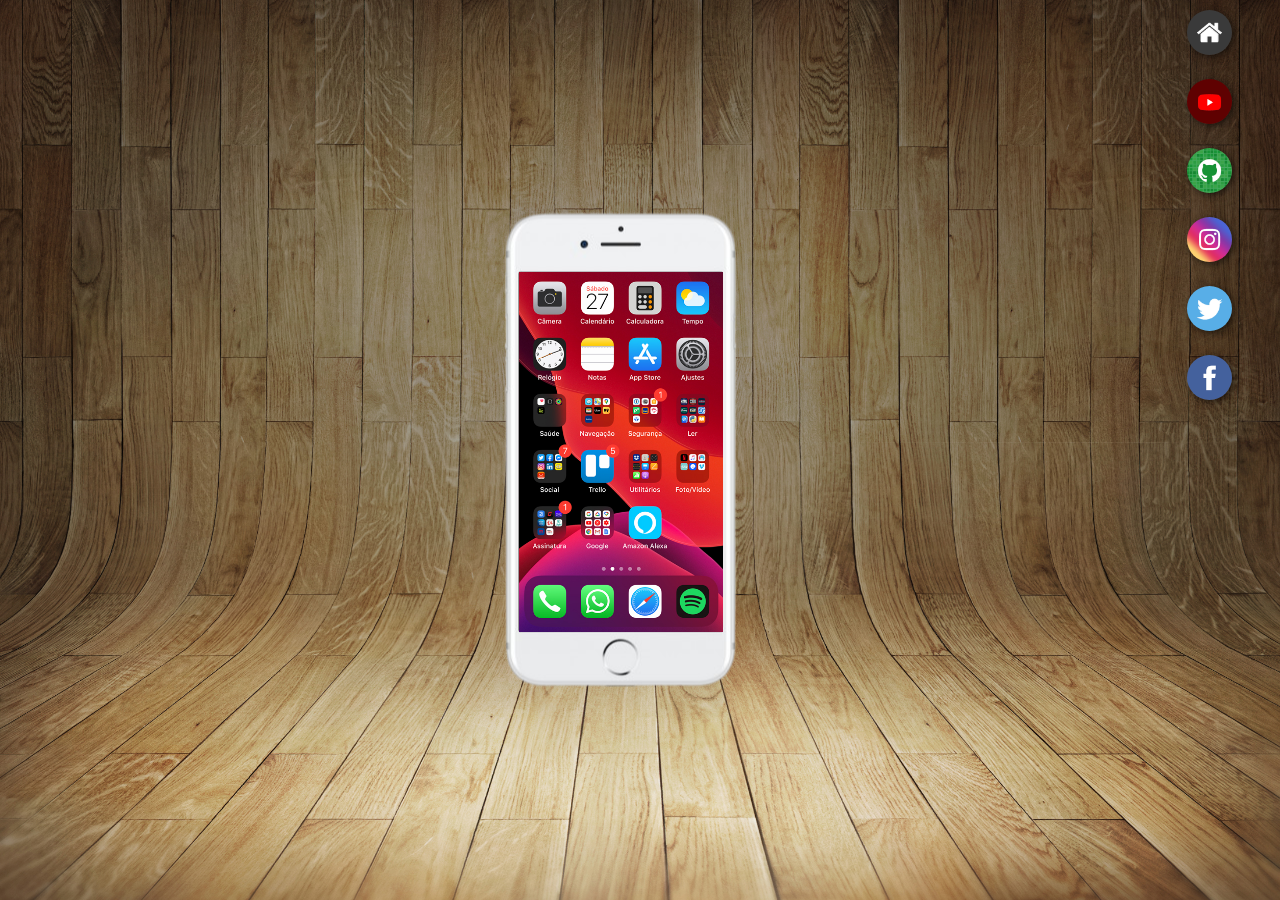
<file: index.html>
<!DOCTYPE html>
<html lang="pt-br">
<head>
    <meta charset="UTF-8">
    <meta name="viewport" content="width=device-width, initial-scale=1.0">
    <link rel="shortcut icon" href="favicon.ico" type="image/x-icon">
    <link rel="stylesheet" href="estilos/style.css">
    <title>Redes Sociais</title>
</head>
<body>
    <main>
        <section id="telefone">
            <iframe src="pages/home.html" frameborder="0" name="tela" id="tela"></iframe>


        </section>
        <section id="redes-sociais">
            <a href="pages/home.html" target="tela"> <img src="imagens/logo-home.jpg" alt="home"></a>  <br>
            <a href="pages/youtube.html" target="tela"> <img src="imagens/logo-youtube.jpg" alt="youtube"></a> <br>
            <a href="pages/github.html" target="tela"> <img src="imagens/logo-github.jpg" alt="github"></a> <br>
            <a href="pages/instagram.html" target="tela"> <img src="imagens/logo-instagram.jpg" alt="instagram"></a> <br>
            <a href="pages/twitter.html" target="tela"> <img src="imagens/logo-twitter.jpg" alt="twitter"></a> <br>
            <a href="pages/facebook.html" target="tela"> <img src="imagens/logo-facebook.jpg" alt="facebook"></a>
        </section>
    </main>
</body>
</html>
</file>
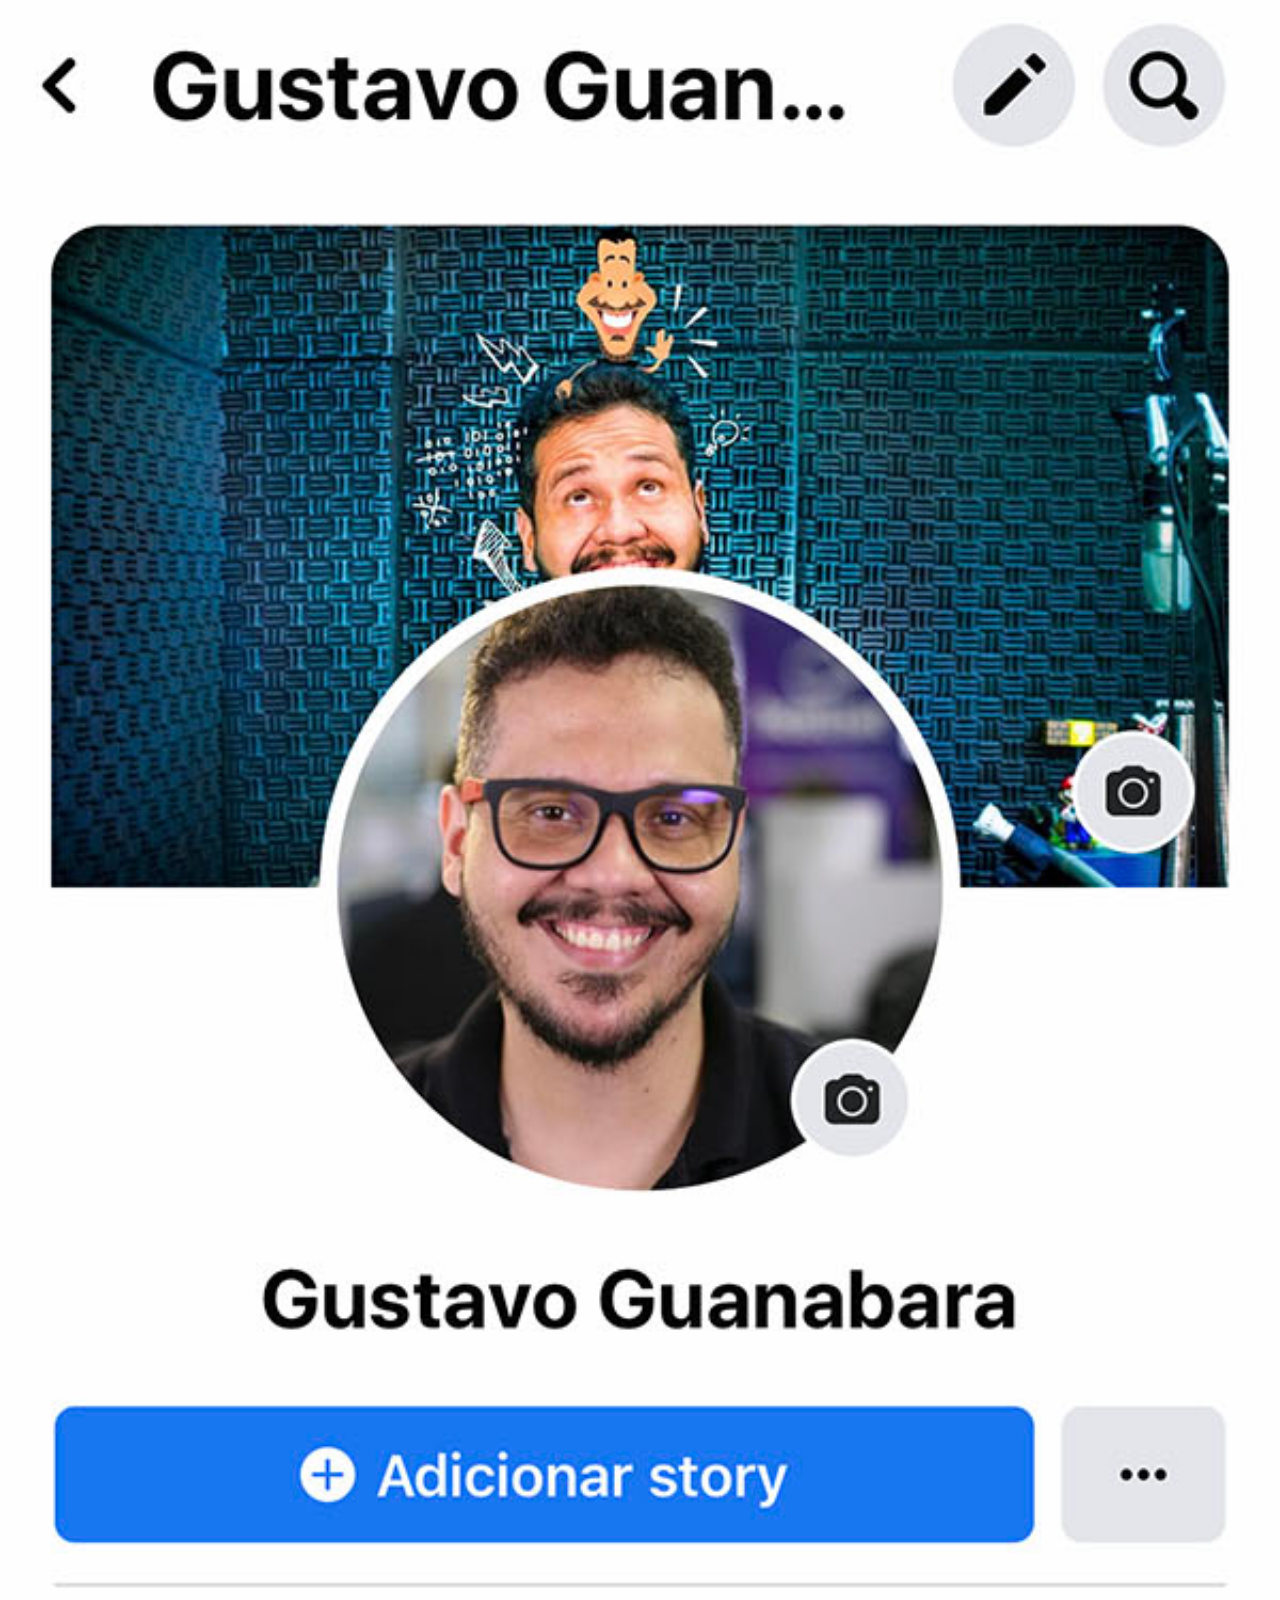
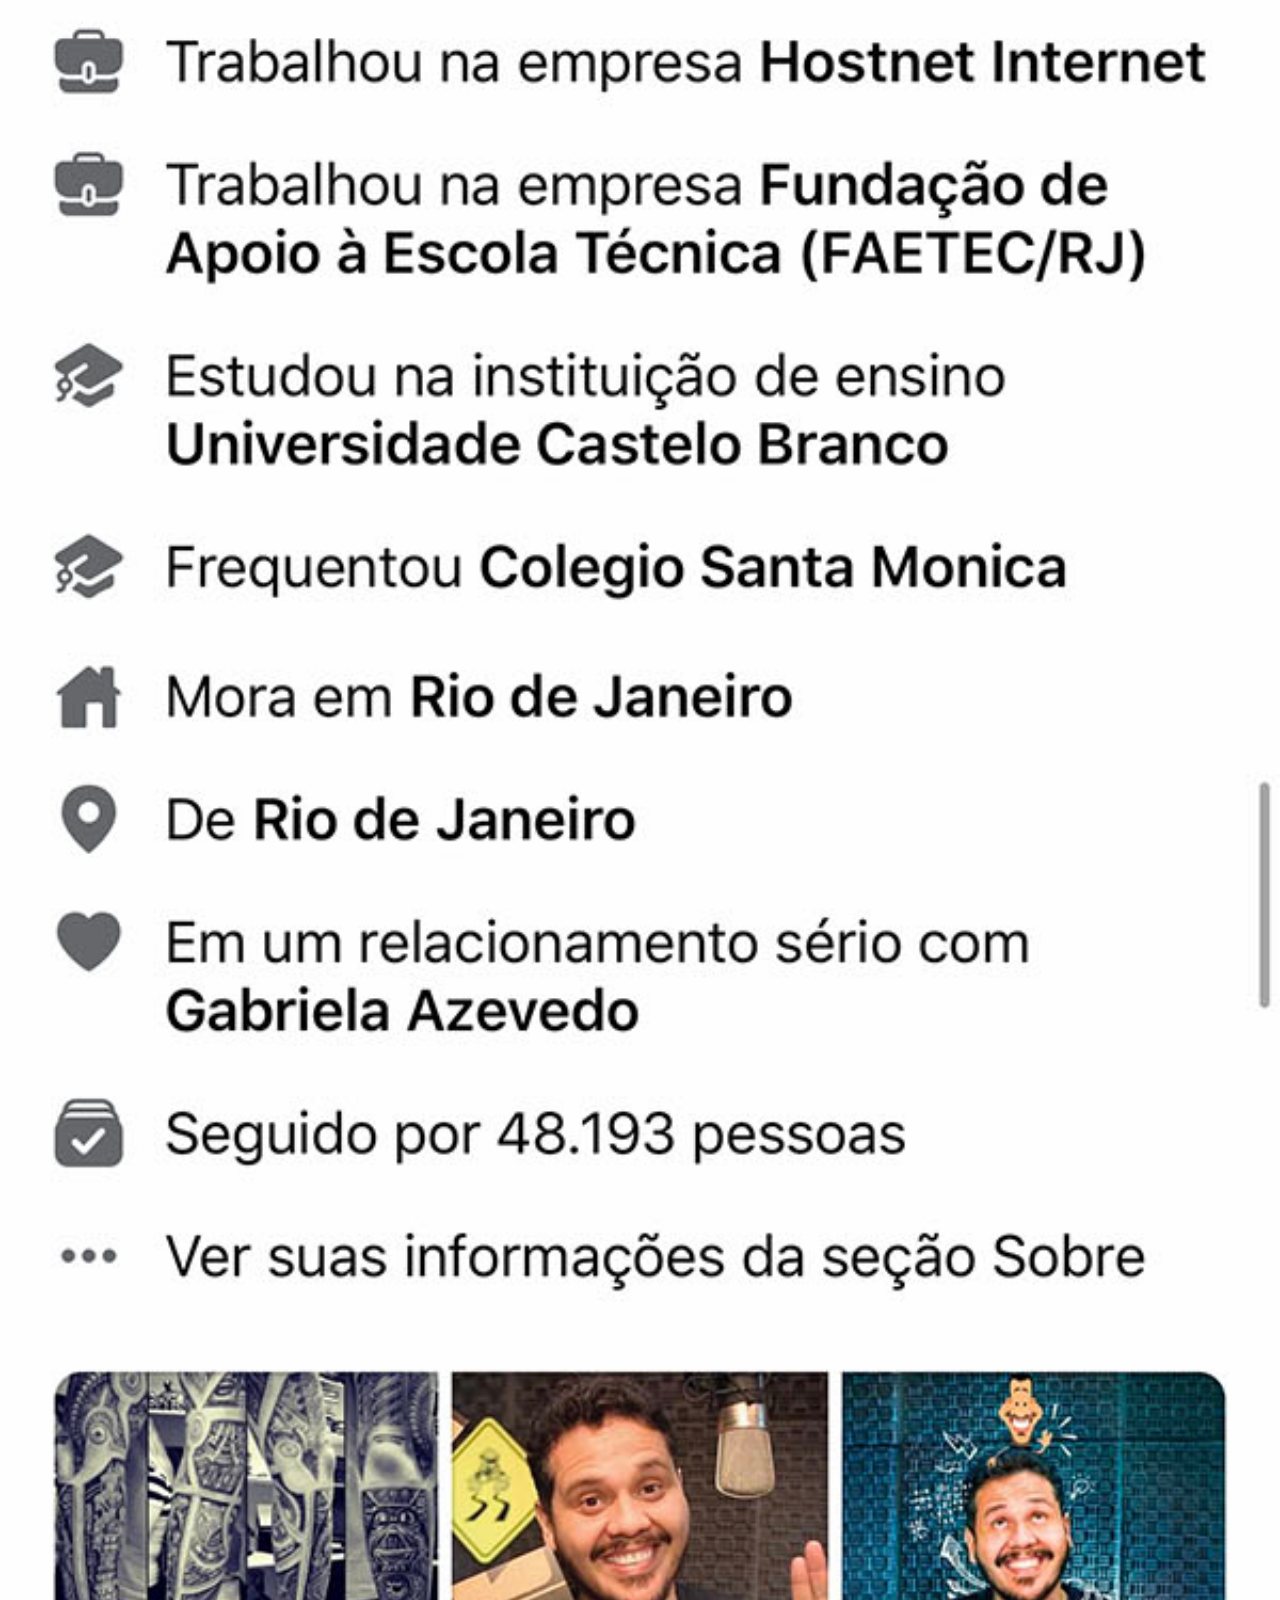
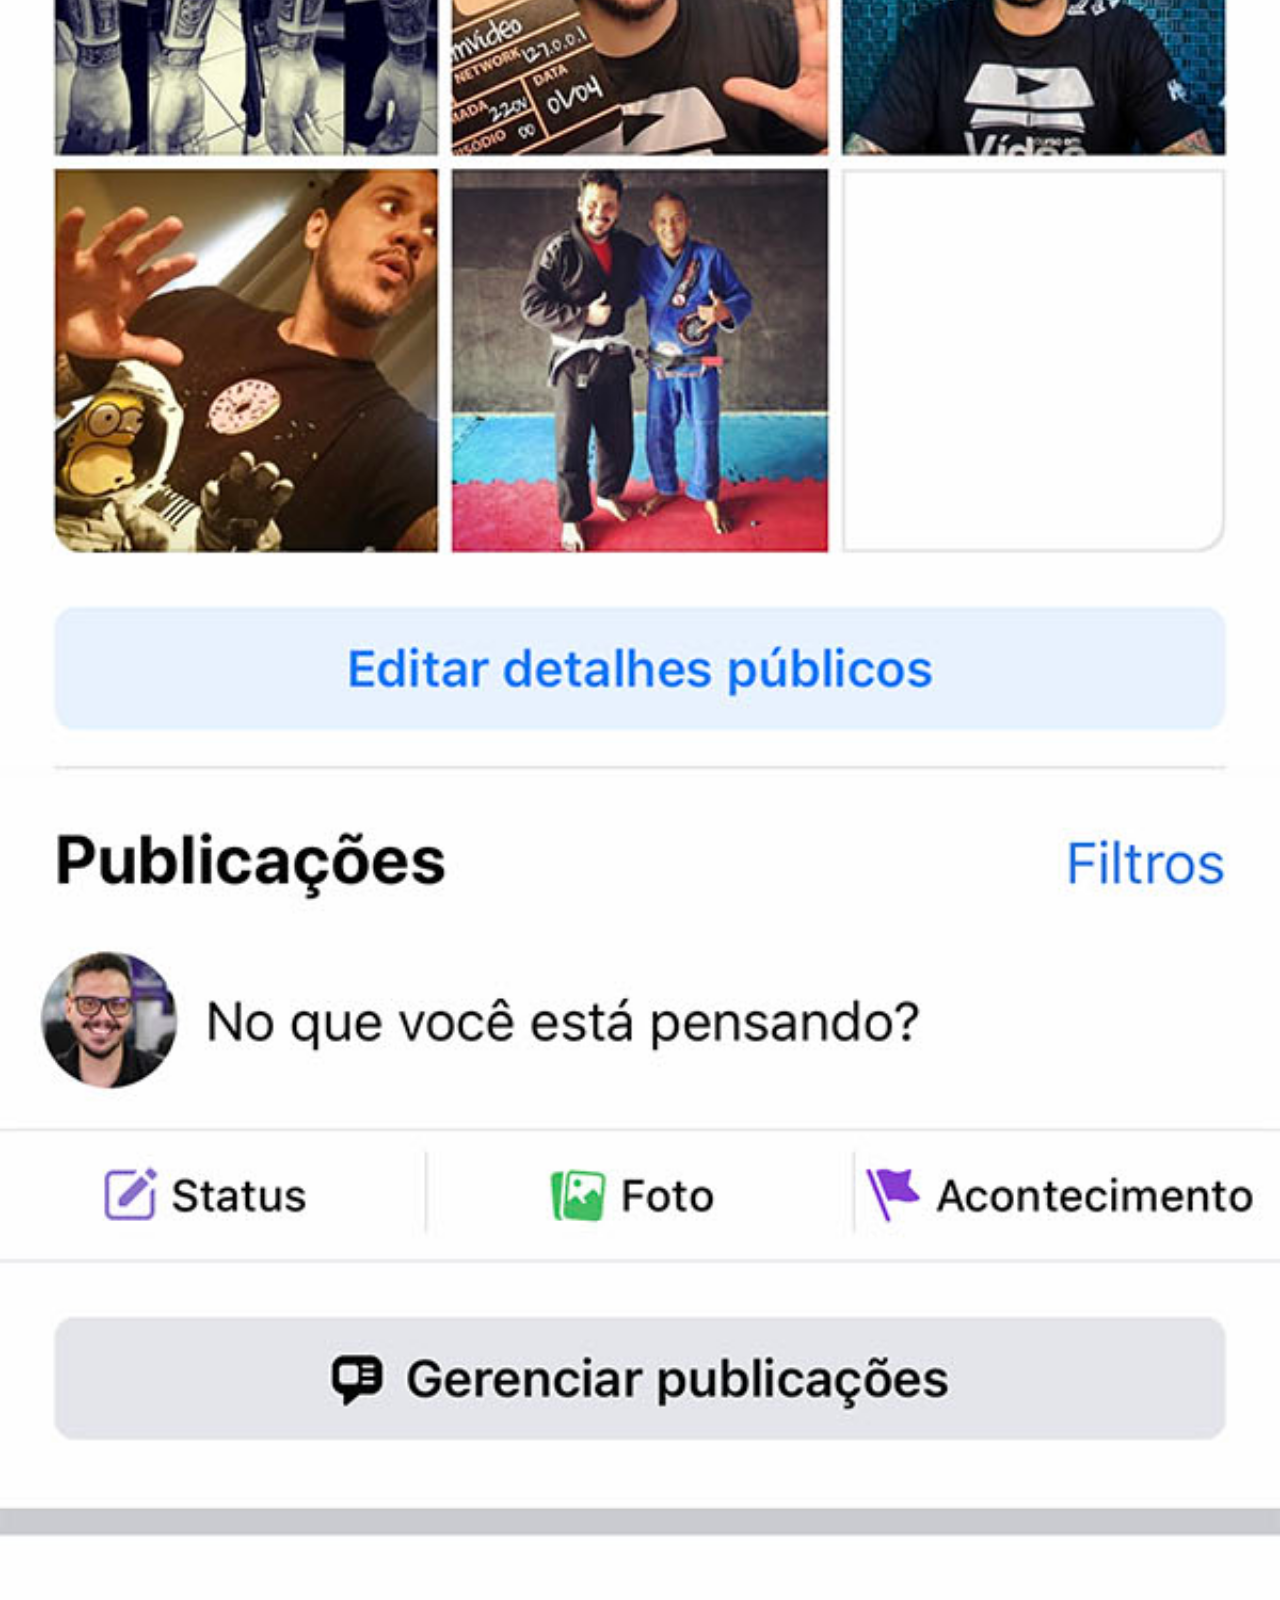
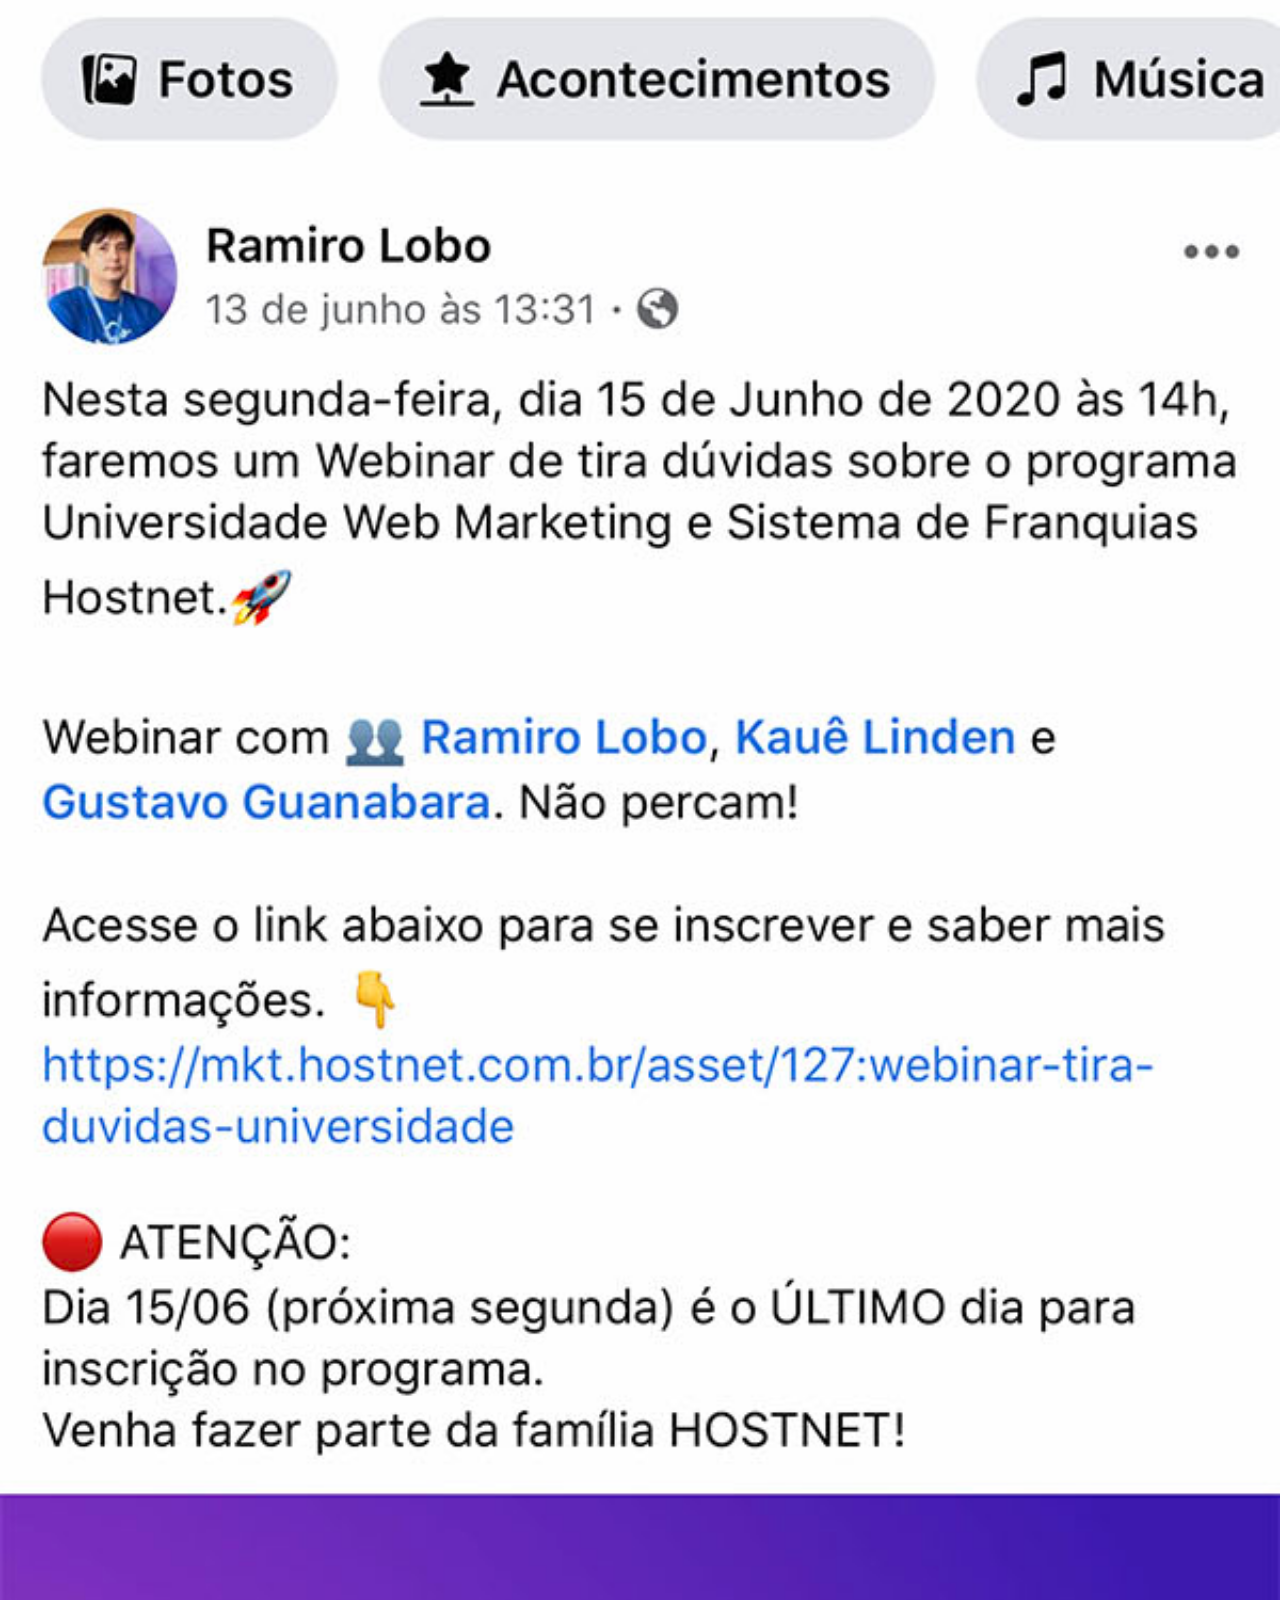
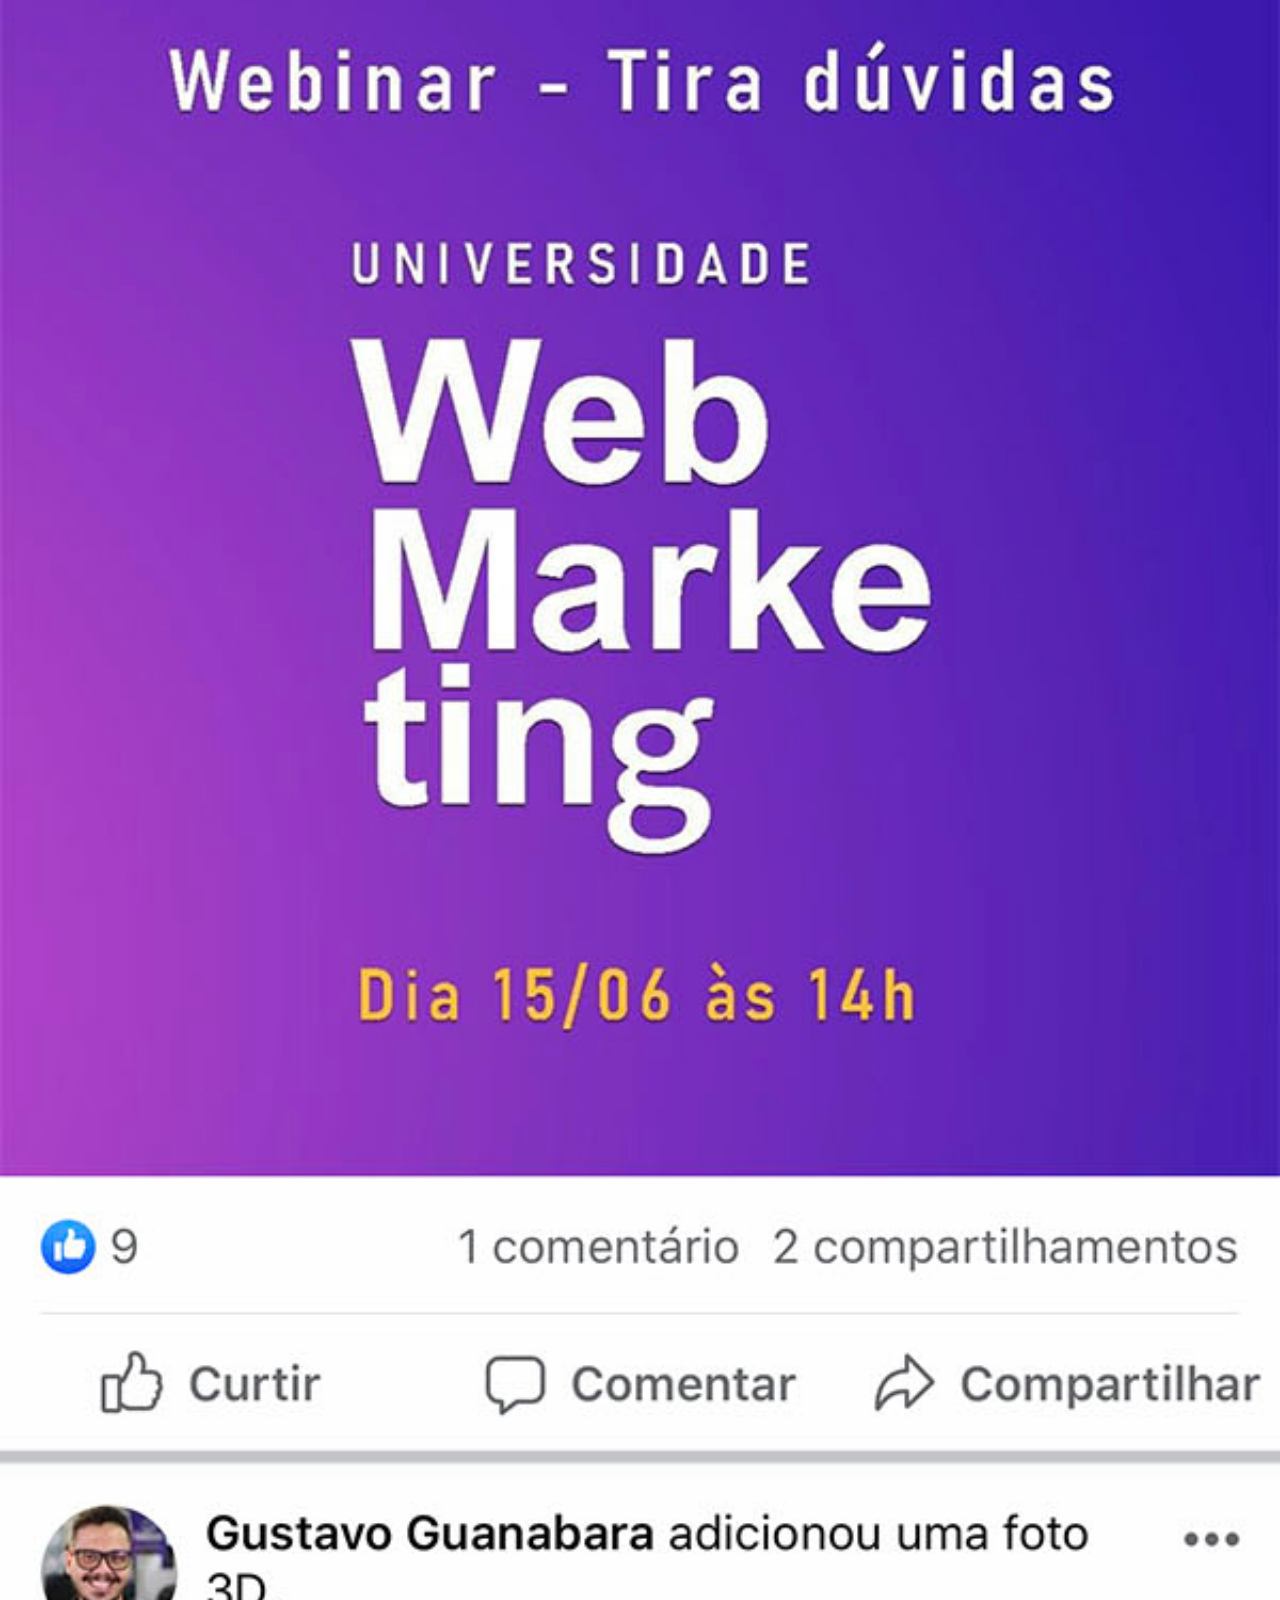
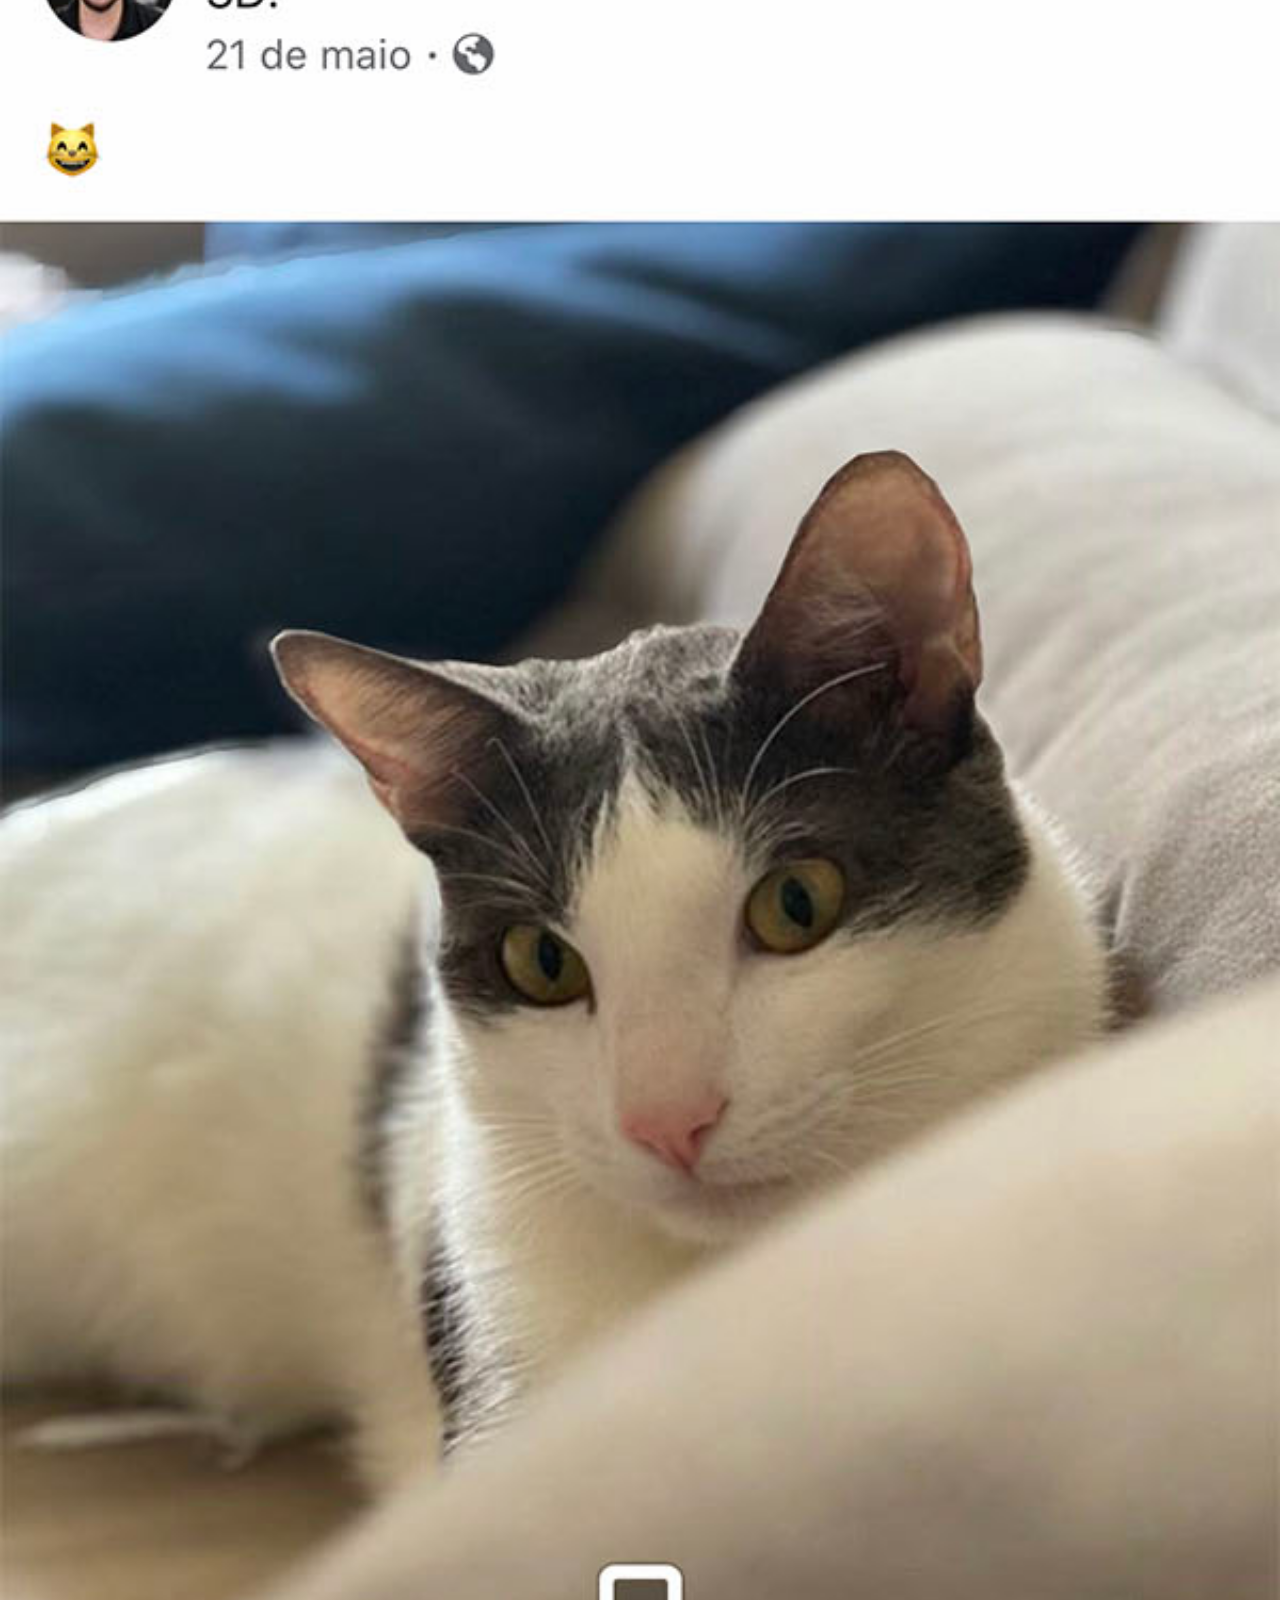
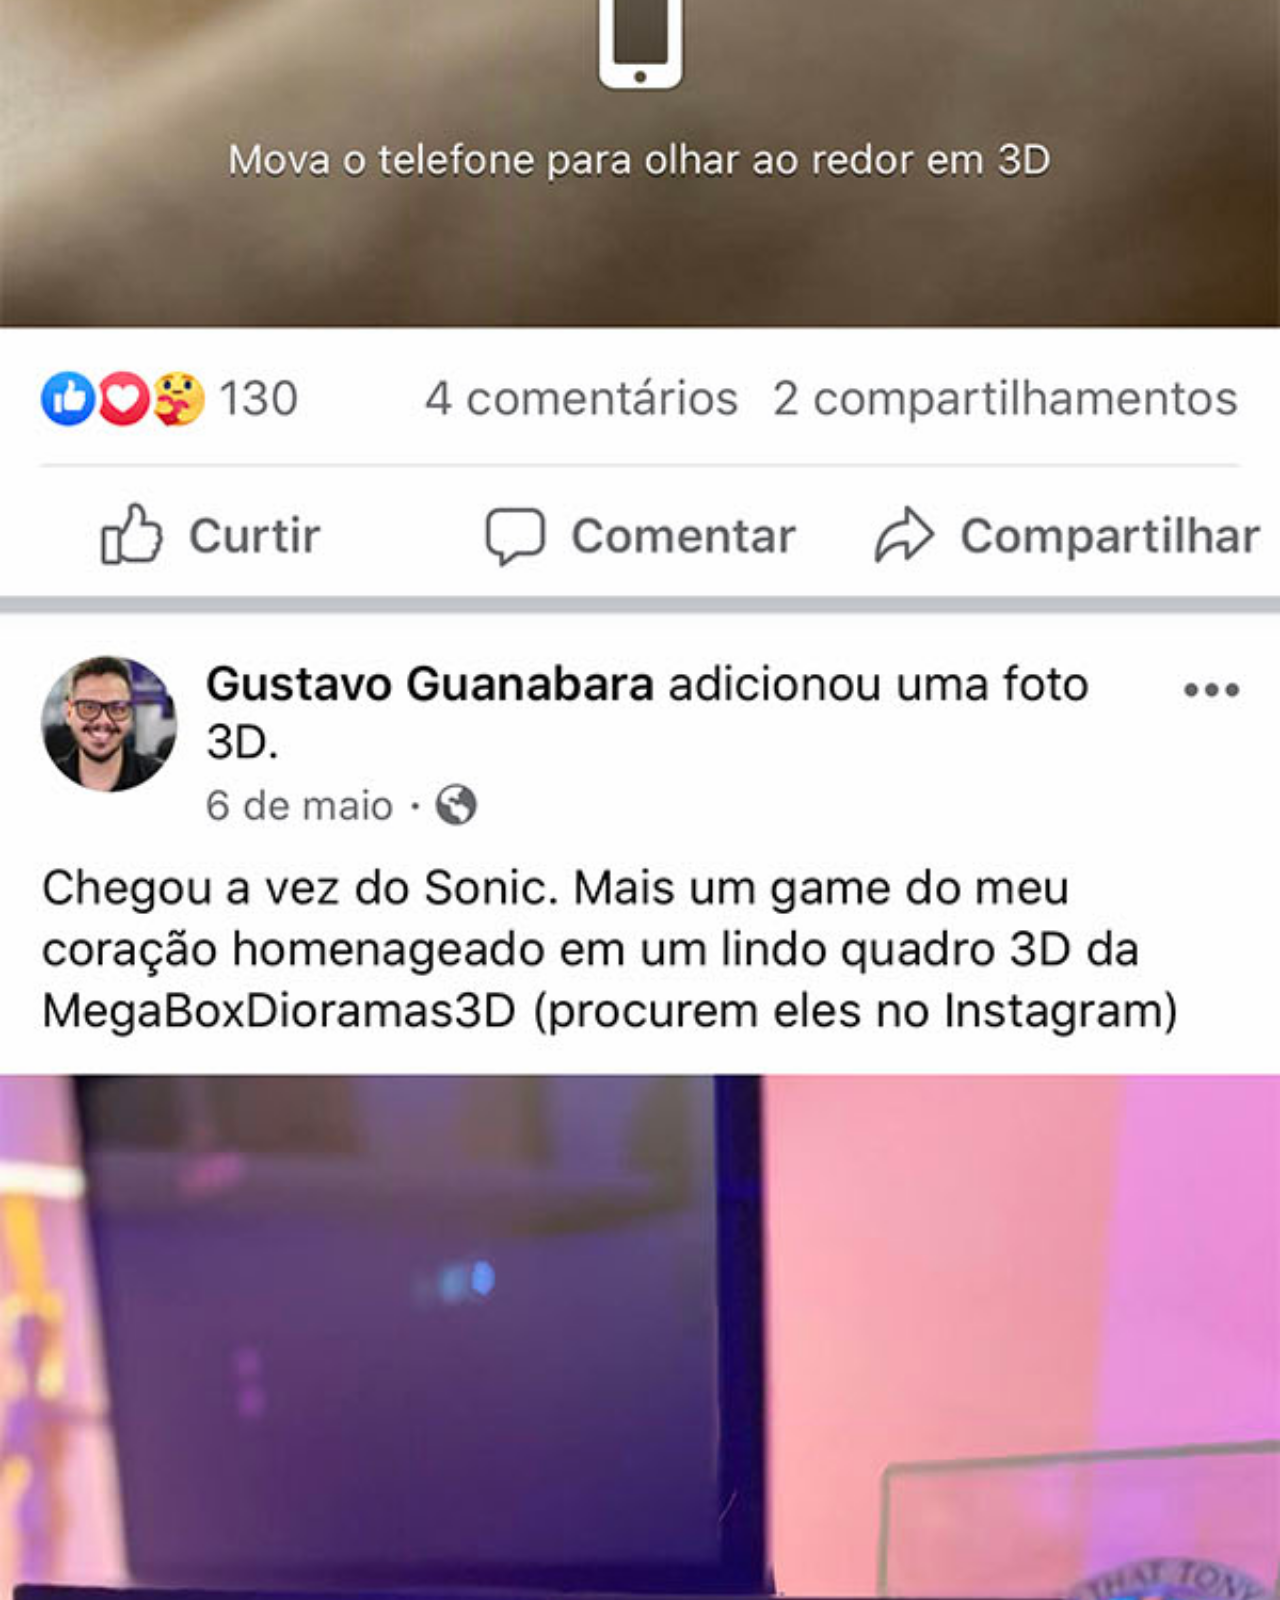
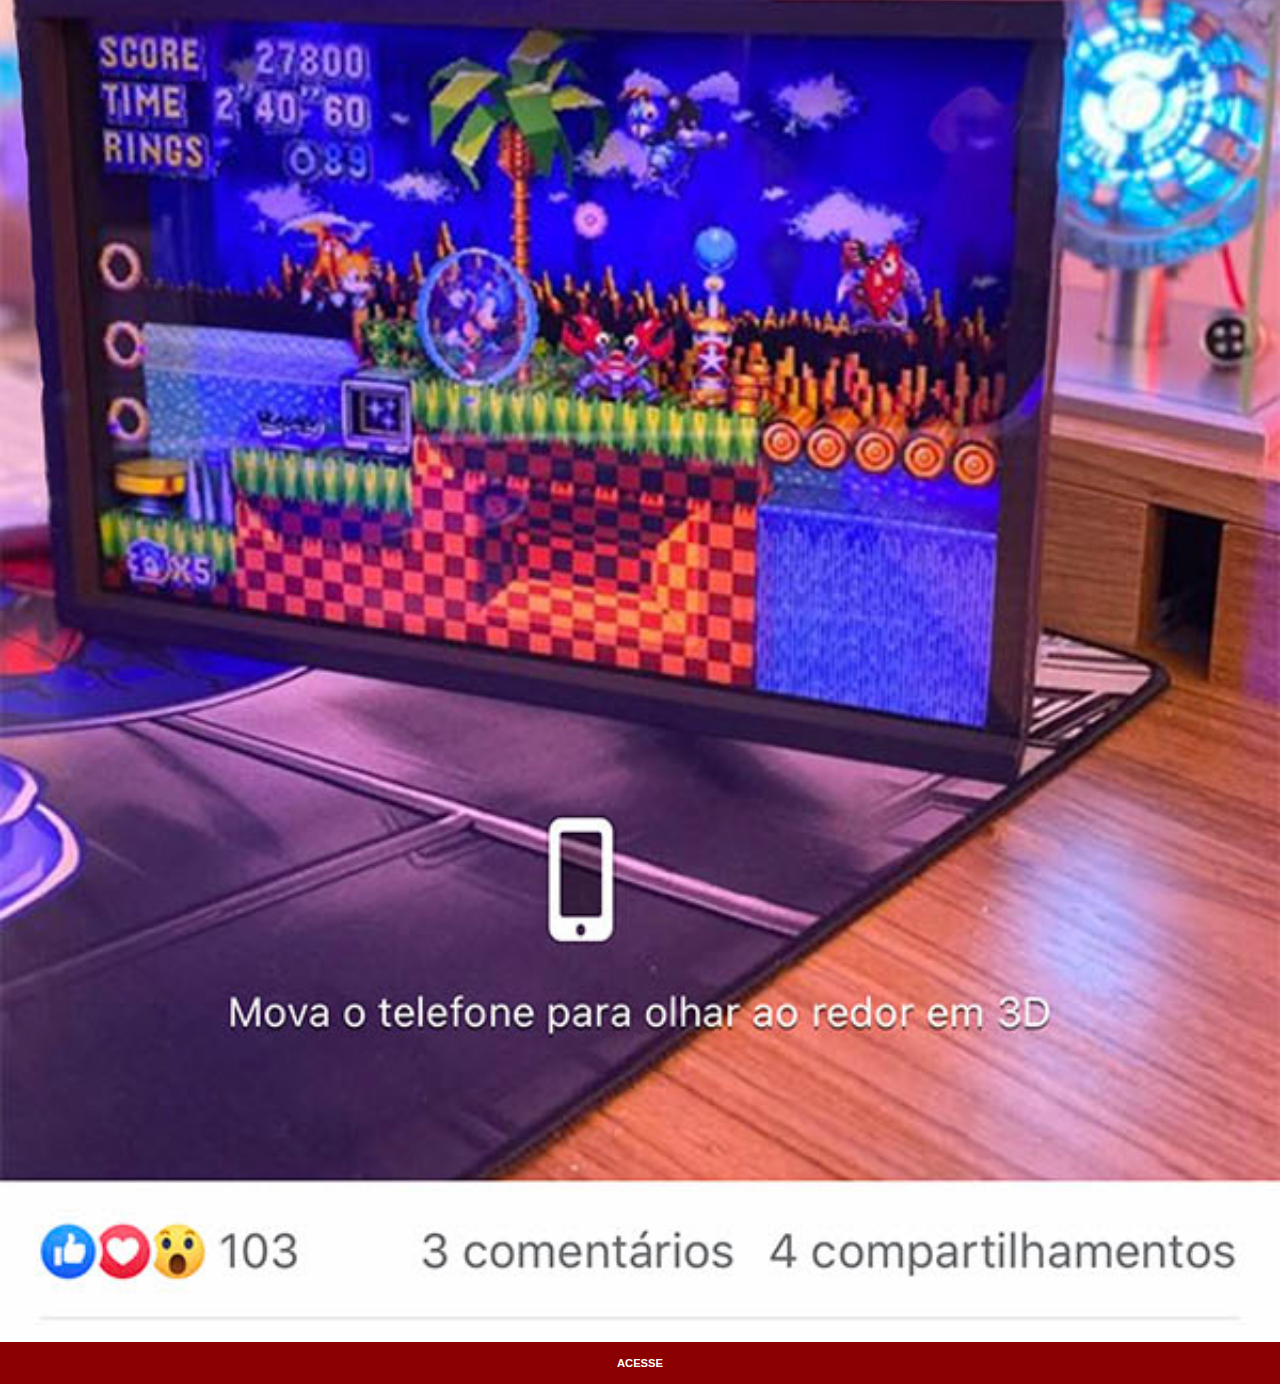
<file: pages/facebook.html>
<!DOCTYPE html>
<html lang="pt-br">
<head>
    <meta charset="UTF-8">
    <meta name="viewport" content="width=device-width, initial-scale=1.0">
    <title>facebook</title>
    <link rel="stylesheet" href="estilos/redes-sociais.css">
</head>
<body>
    <img src="../imagens/tela-facebook.jpg" alt="facebook">
    <a href="https://www.facebook.com/gustavoguanabara/" target="_blank">ACESSE</a>
</body>
</html>
</file>
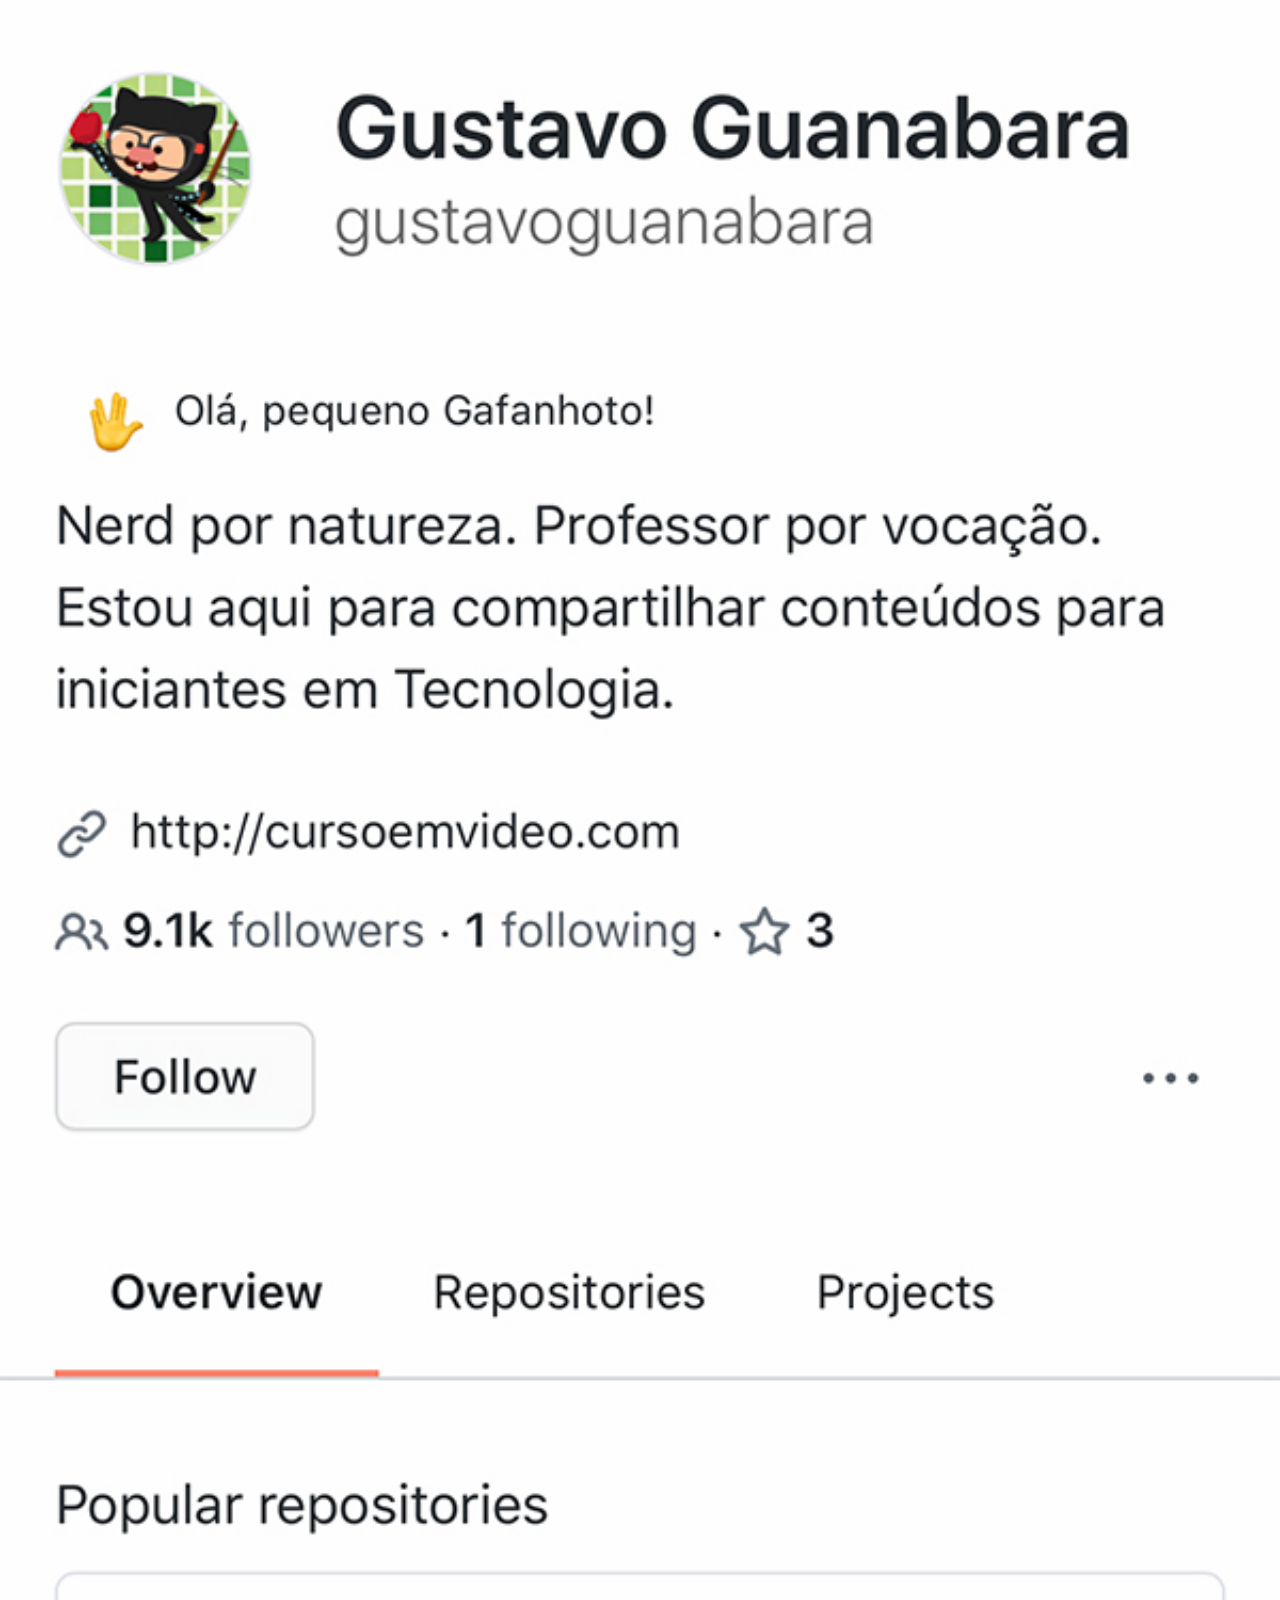
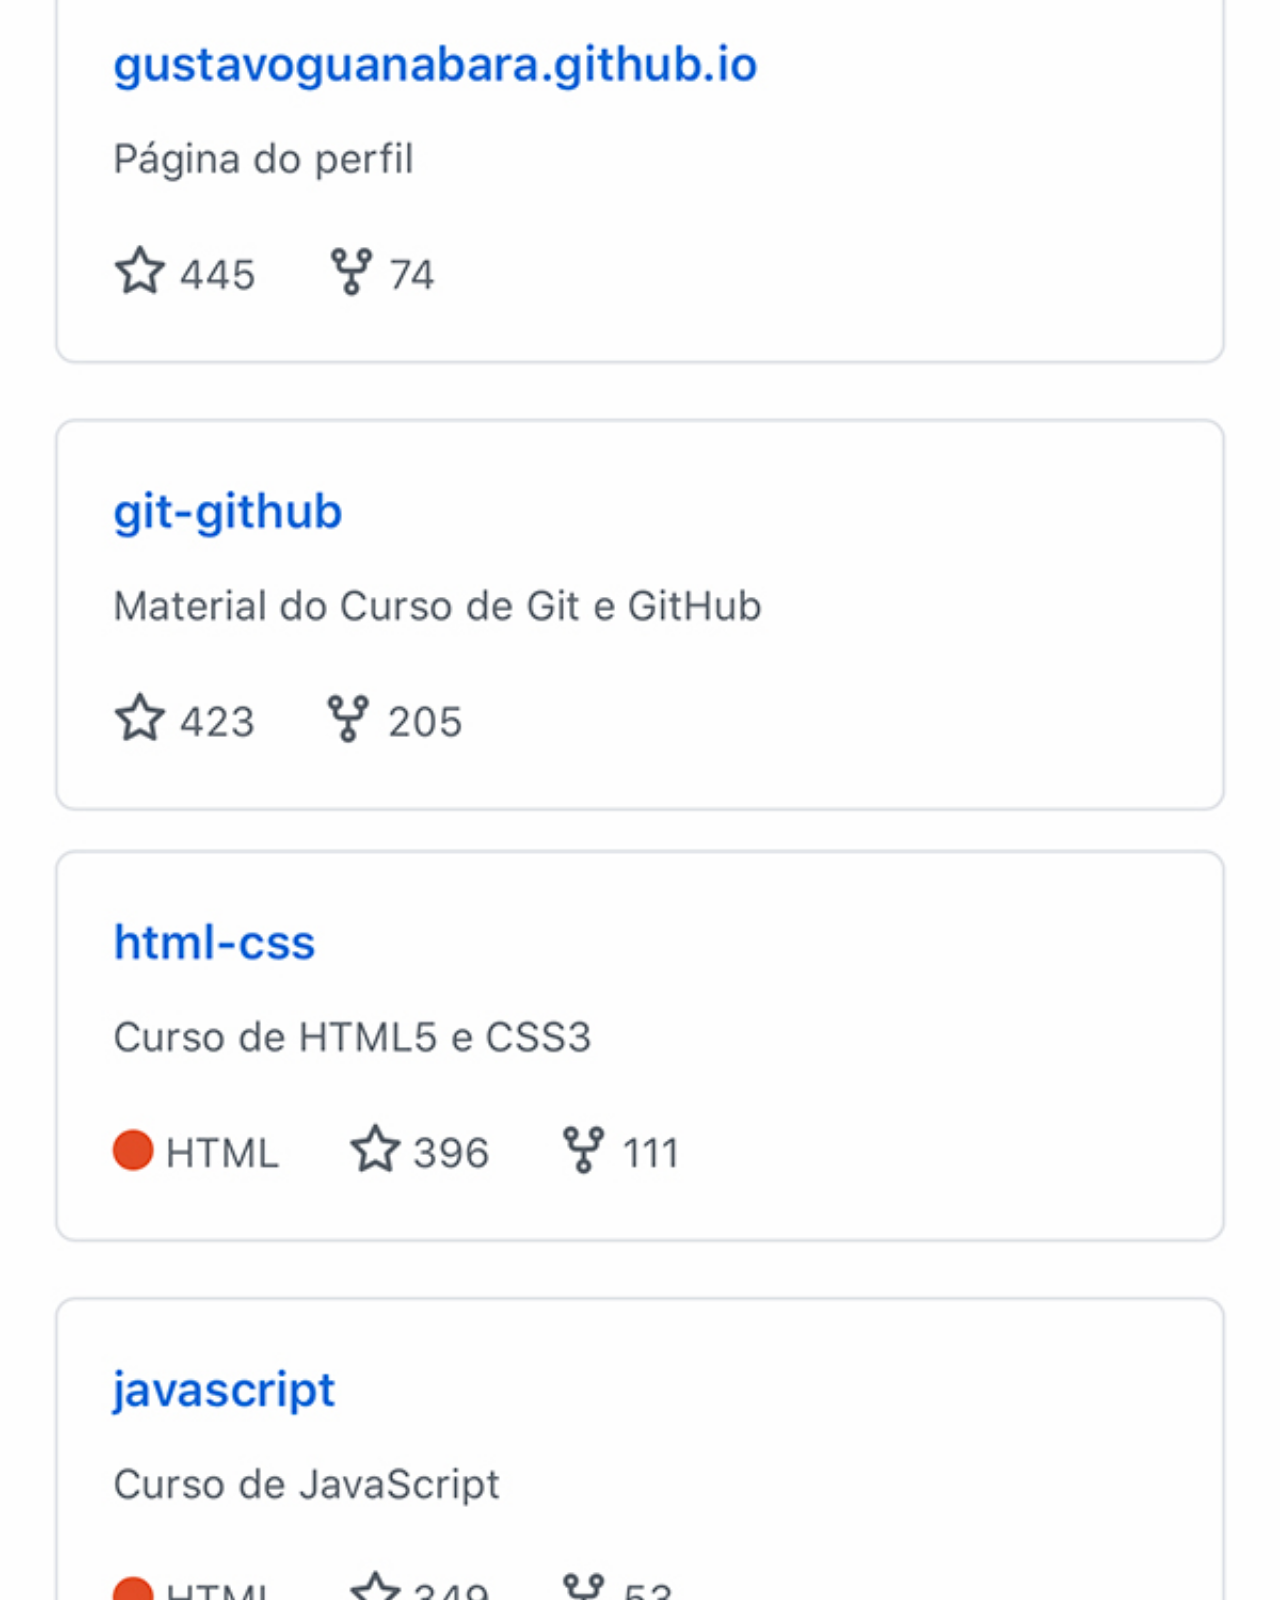
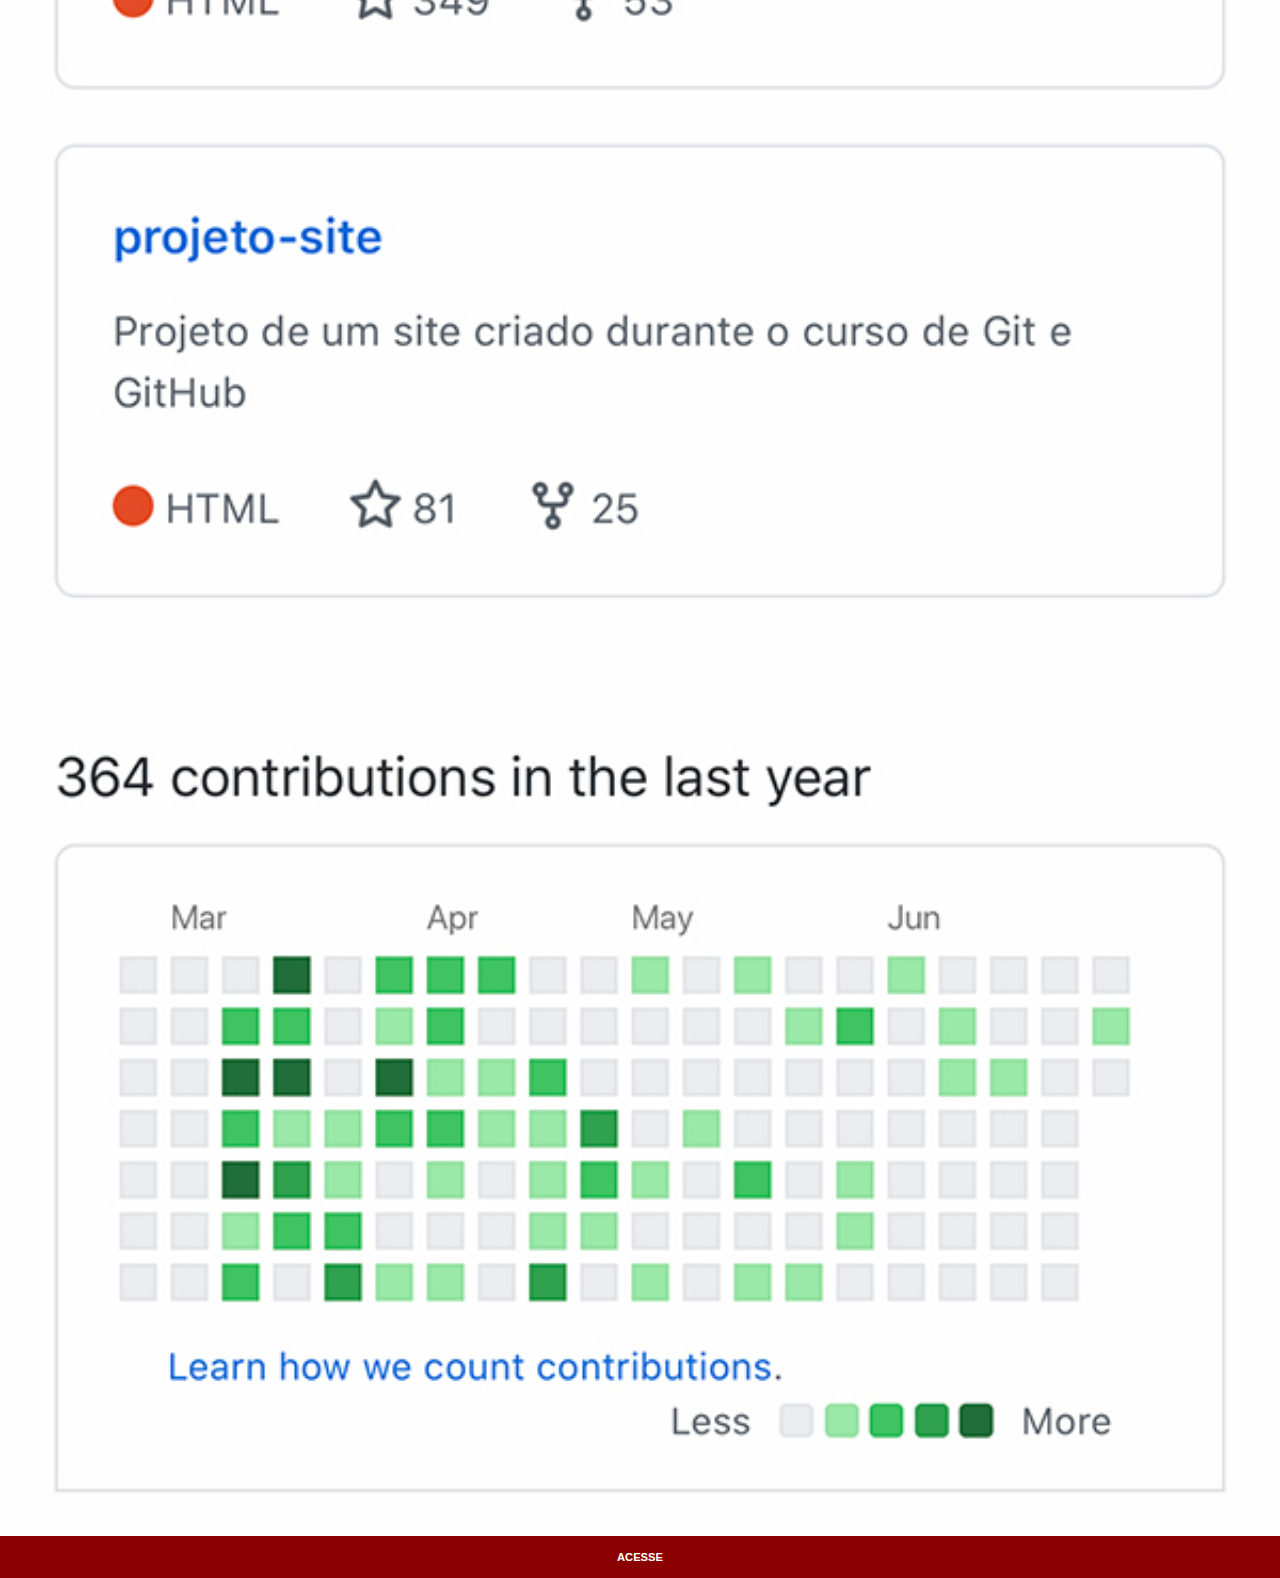
<file: pages/github.html>
<!DOCTYPE html>
<html lang="pt-br">
<head>
    <meta charset="UTF-8">
    <meta name="viewport" content="width=device-width, initial-scale=1.0">
    <title>Github</title>
    <link rel="stylesheet" href="estilos/redes-sociais.css">
</head>
<body>
    <img src="../imagens/tela-github.jpg" alt="Github">
    <a href="https://github.com/gustavoguanabara" target="_blank">ACESSE</a>
</body>
</html>
</file>
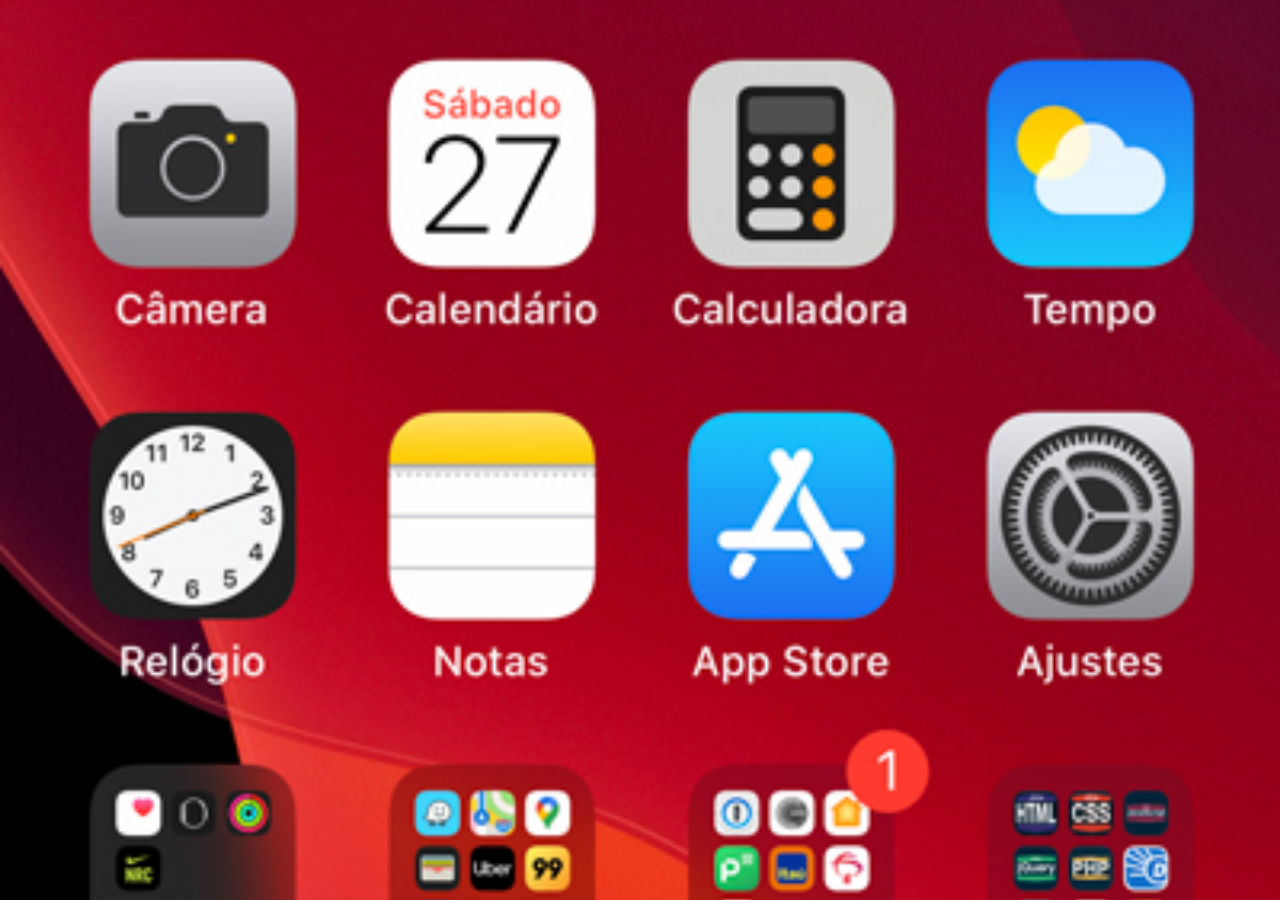
<file: pages/home.html>
<!DOCTYPE html>
<html lang="pt-br">
<head>
    <meta charset="UTF-8">
    <meta name="viewport" content="width=device-width, initial-scale=1.0">
    <title>Home</title>
    <style>
        * {
            margin: 0px;
            padding: 0px;
        }

        body {
            background: black url(../imagens/tela-home.jpg) no-repeat top center;
            background-size: cover;
        }
    </style>
</head>
<body>
    
</body>
</html>
</file>
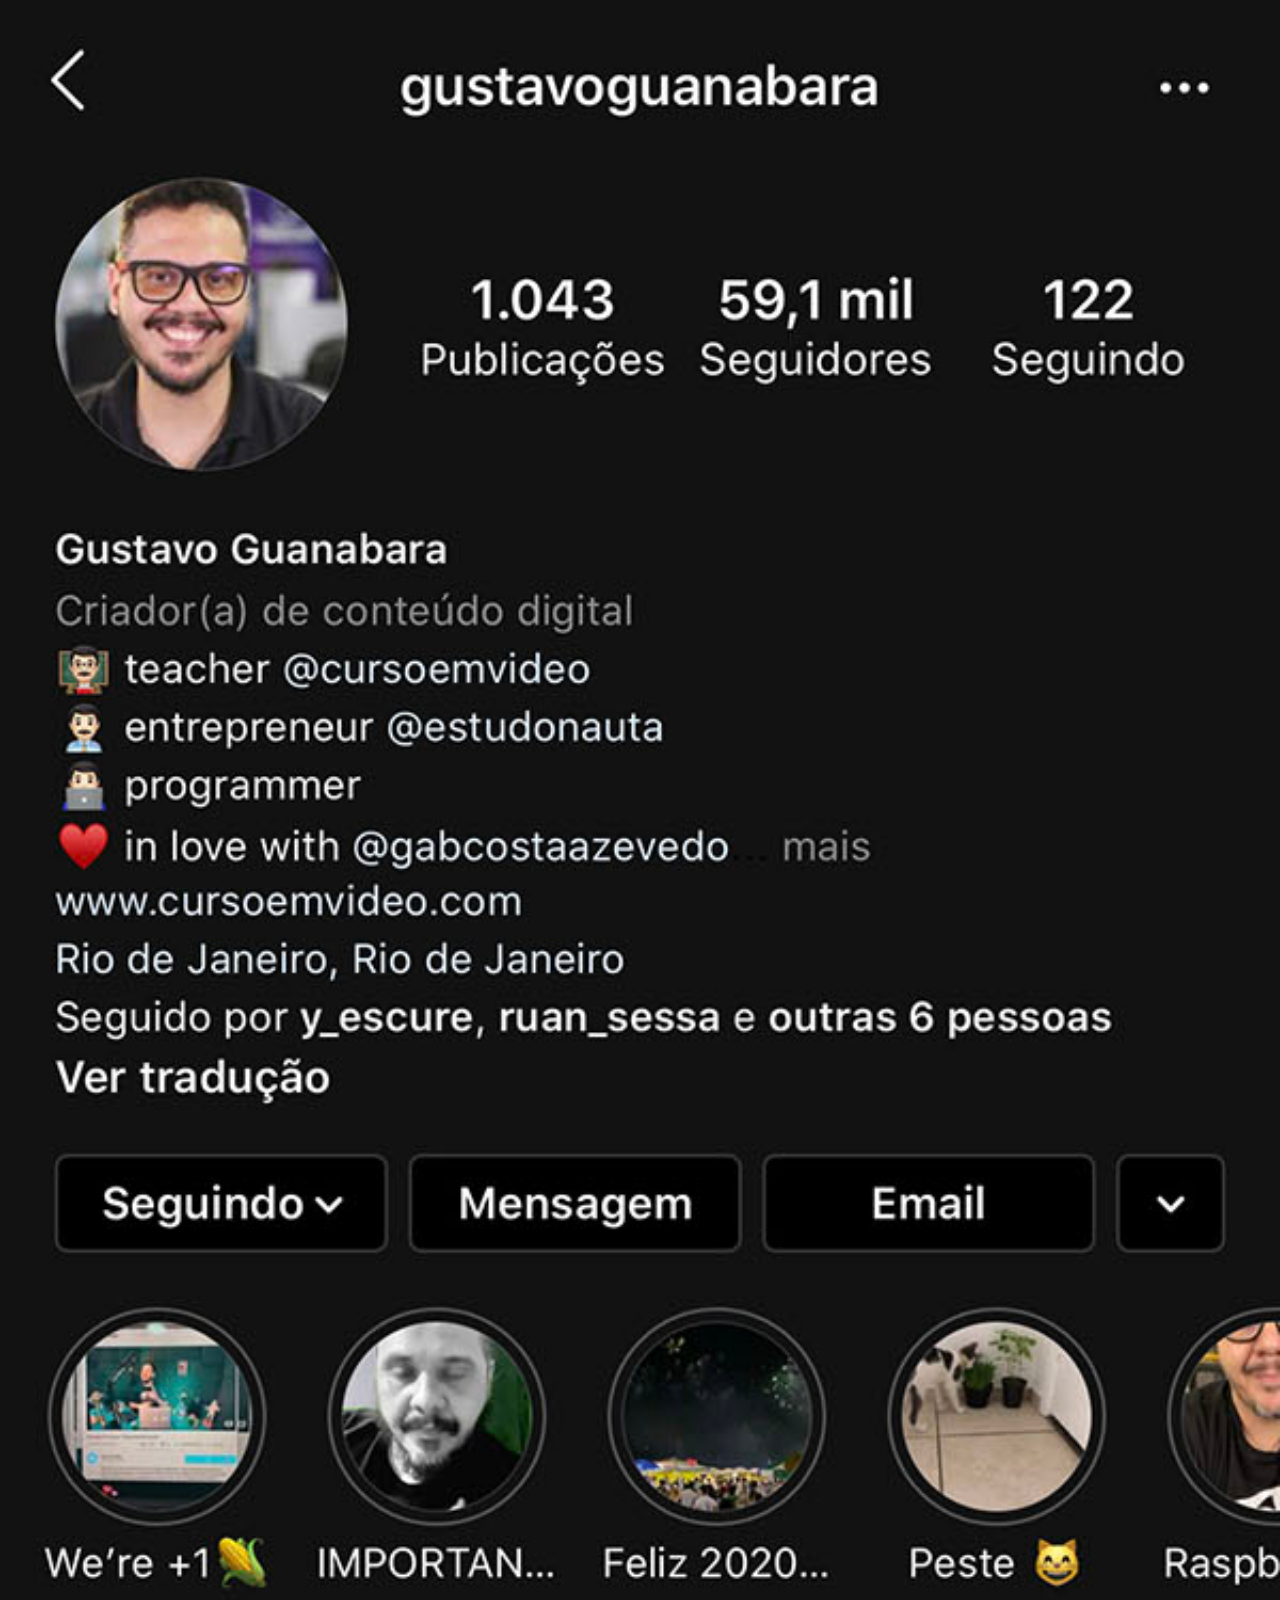
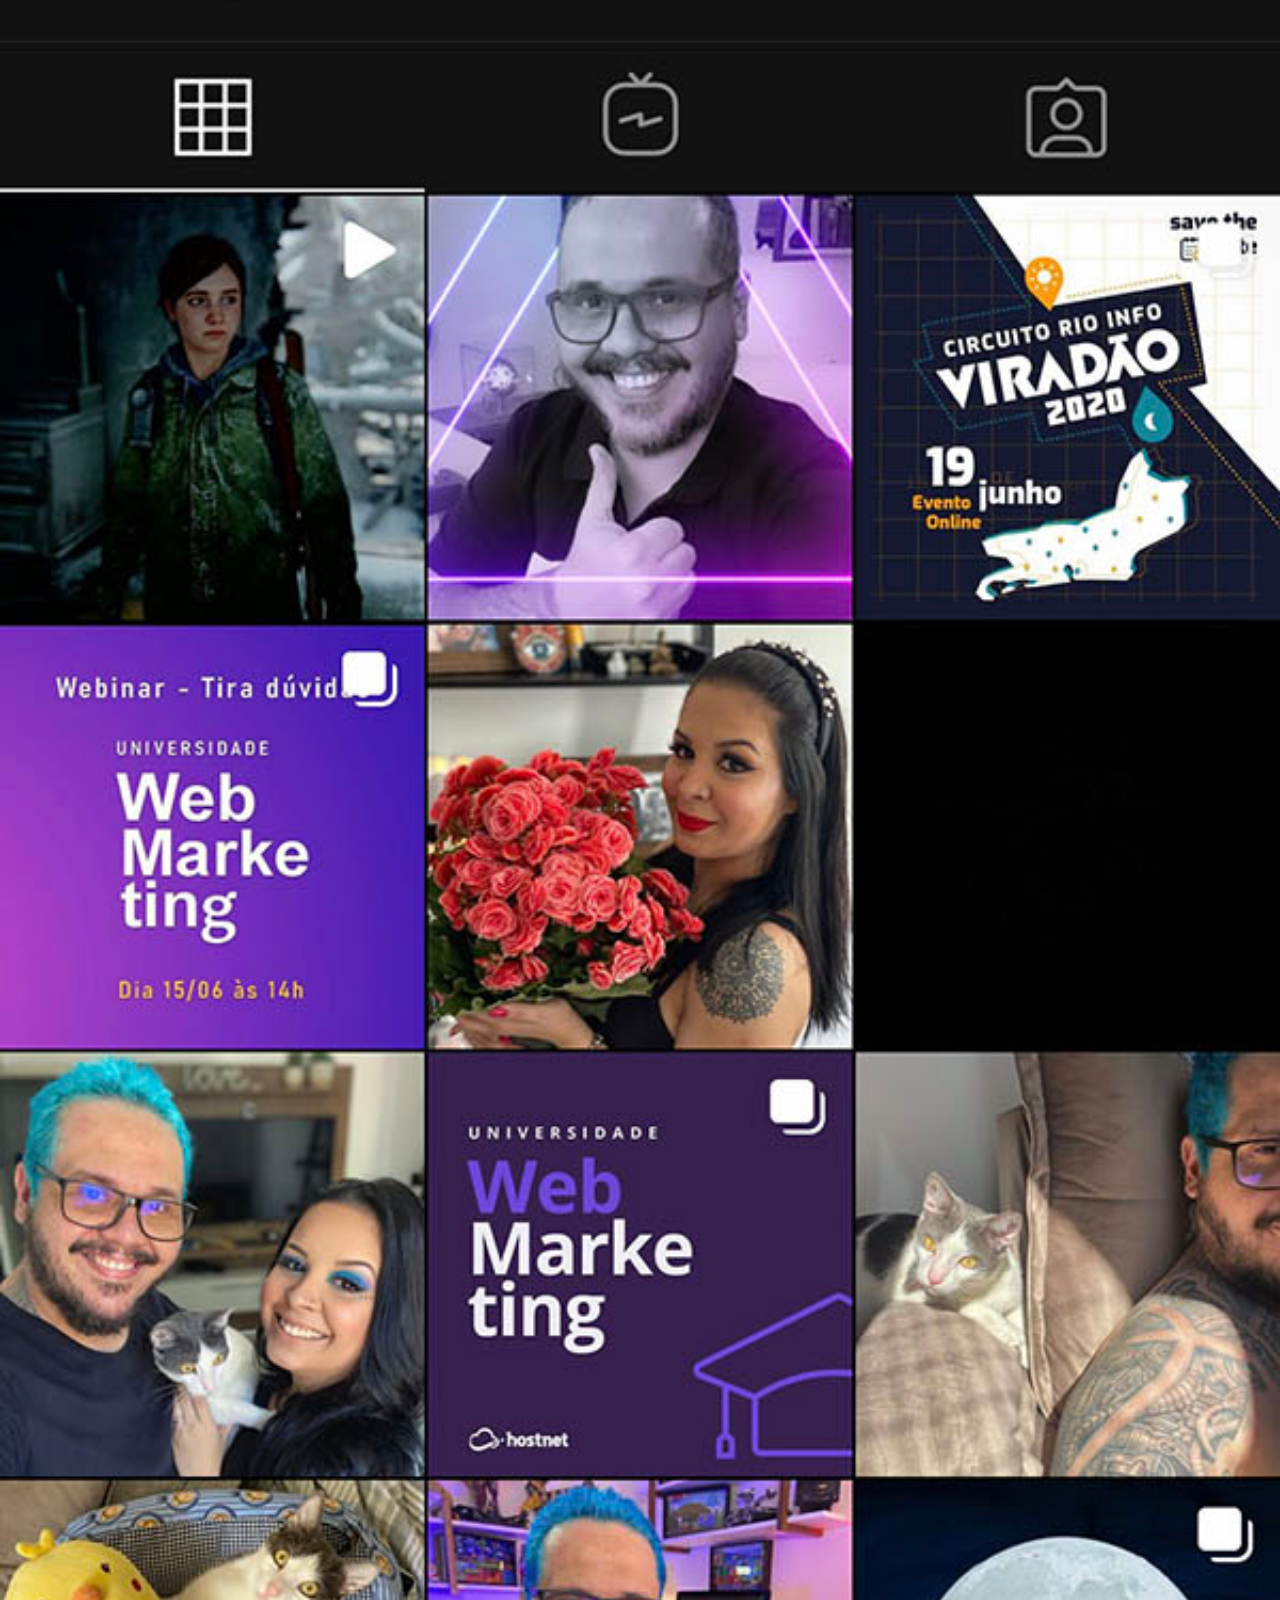
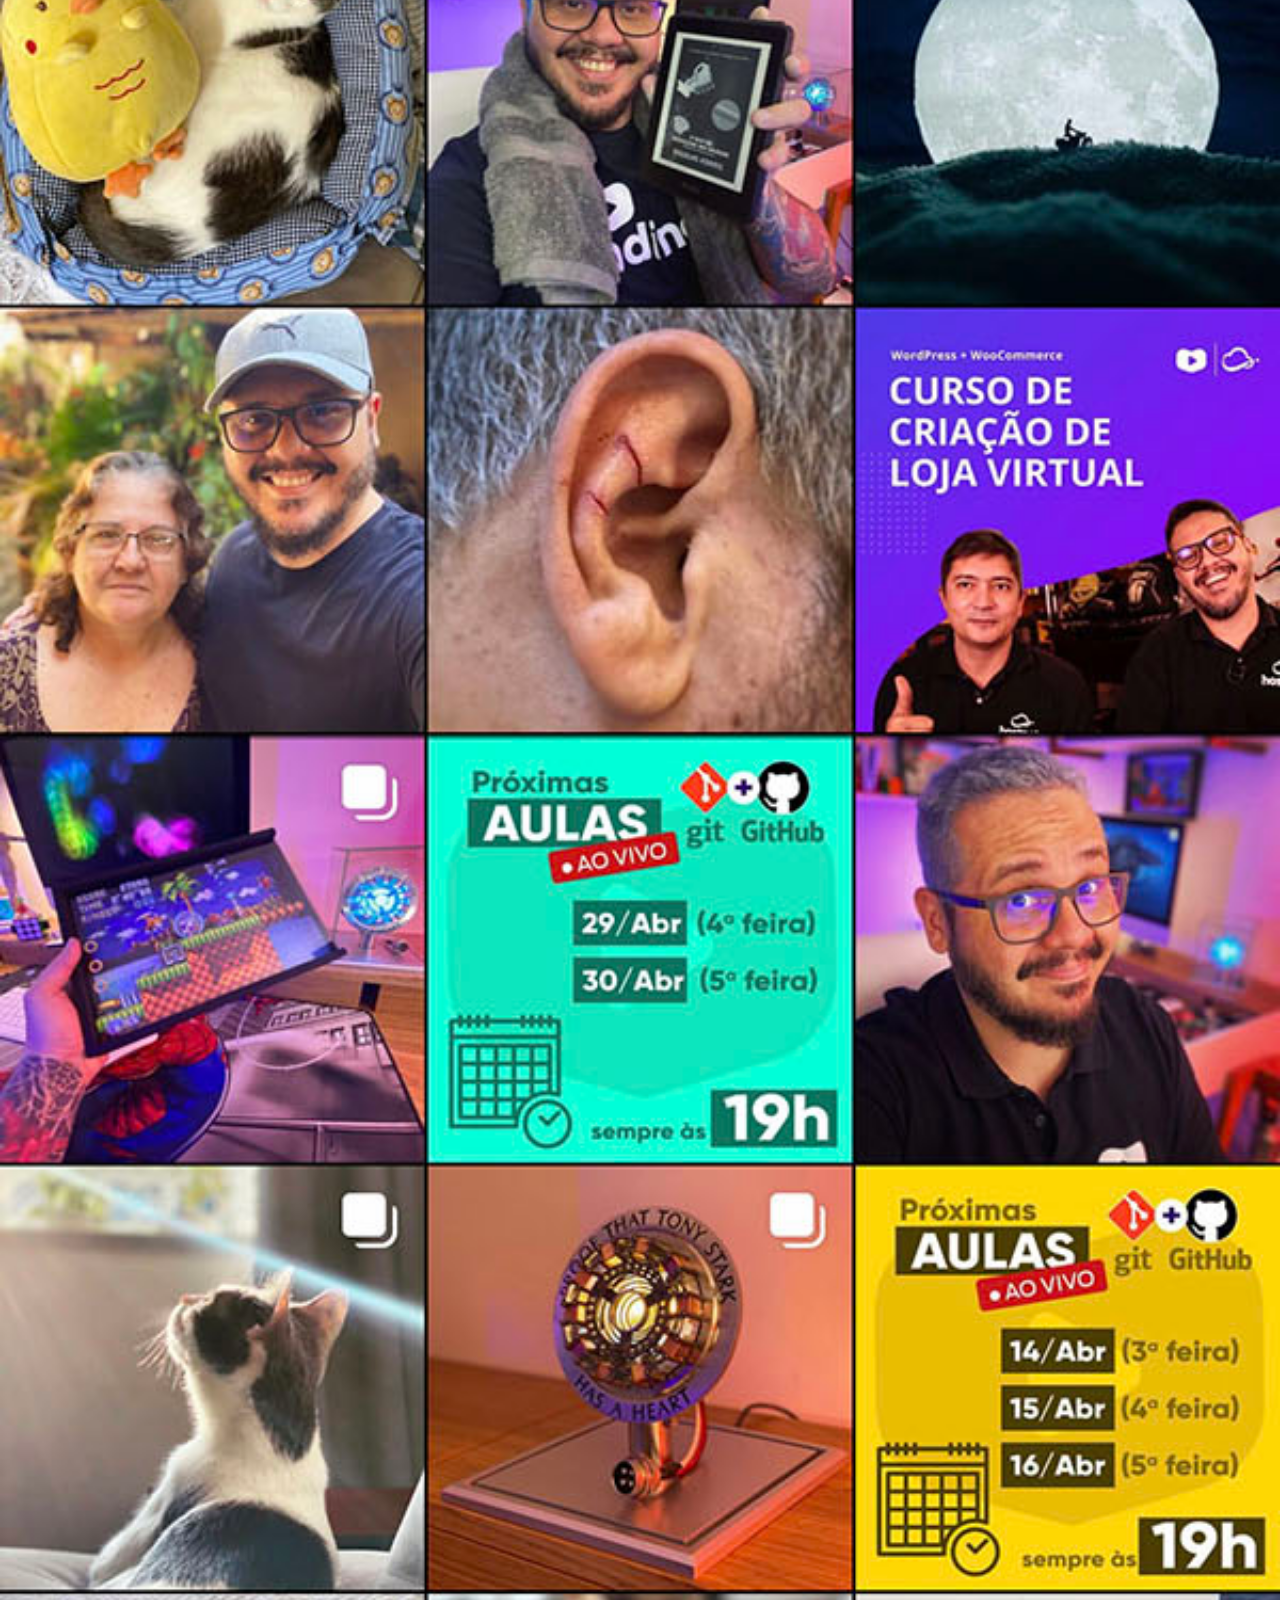
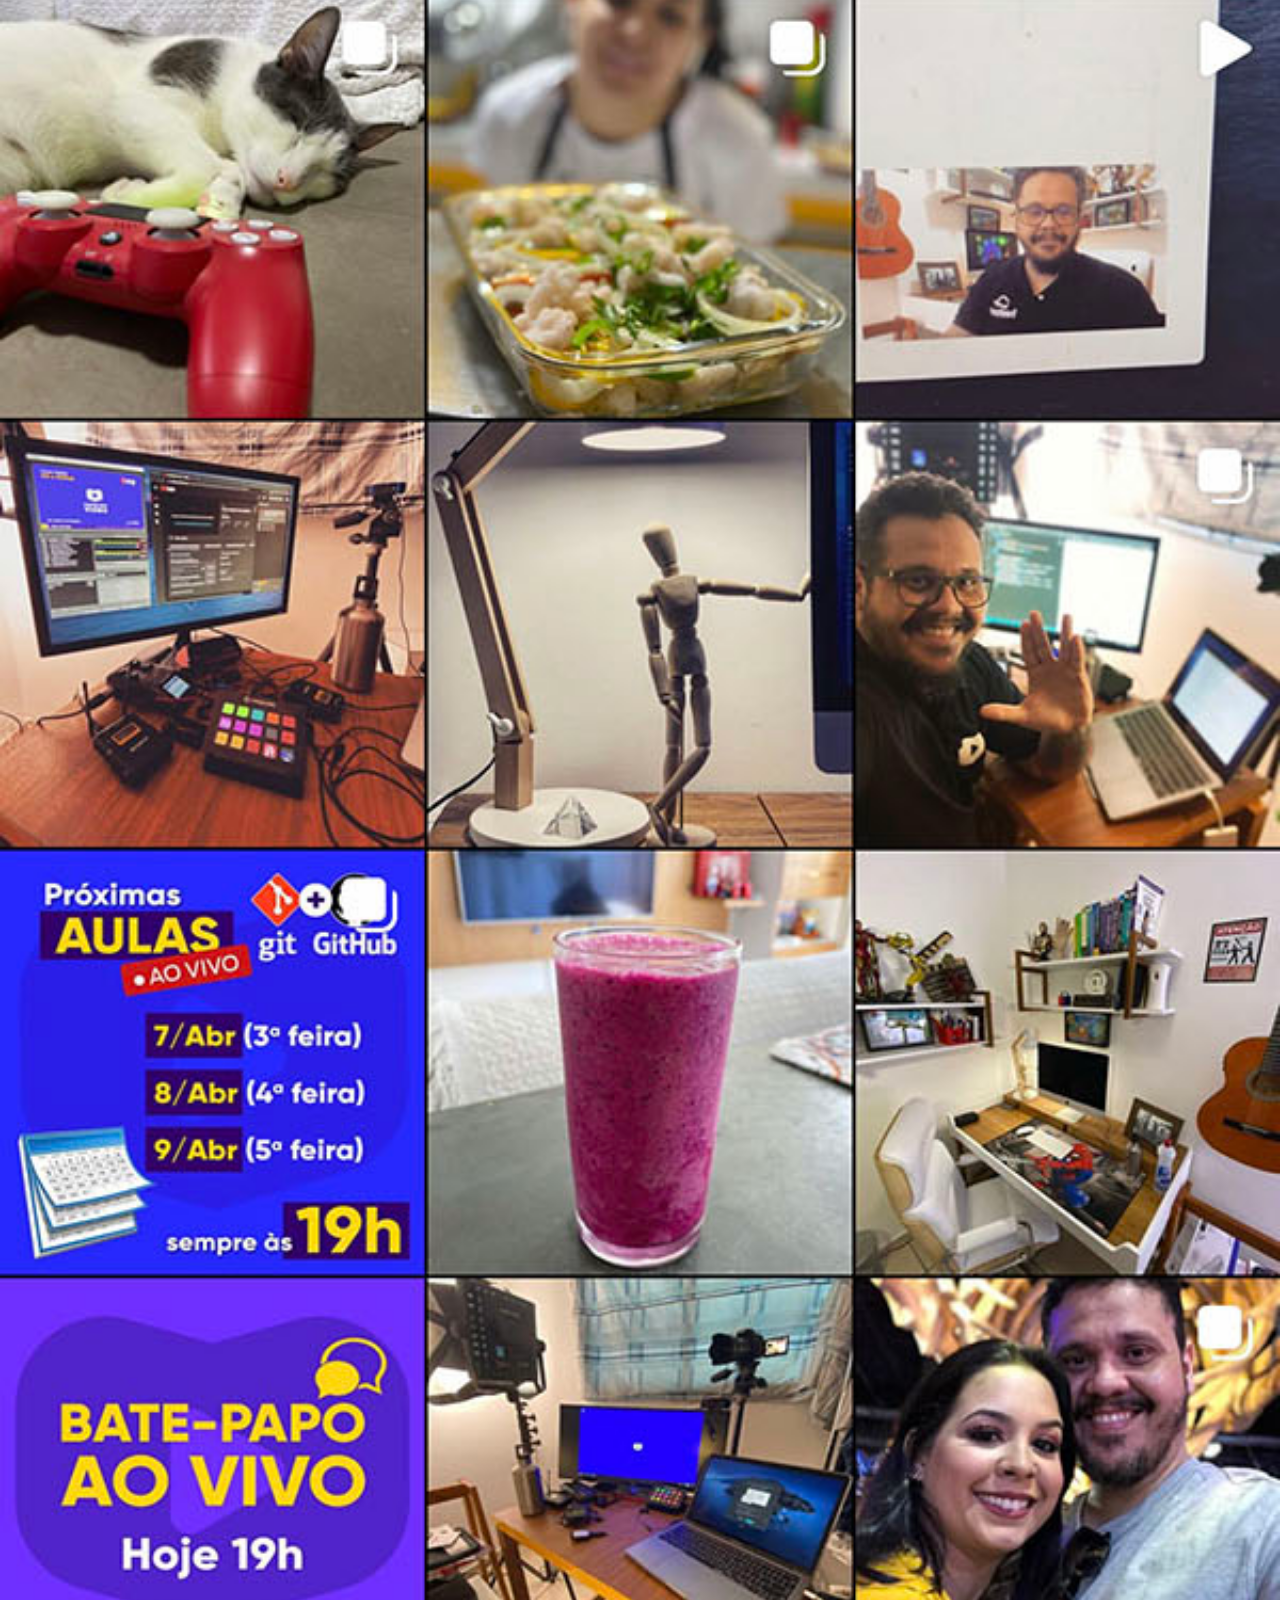
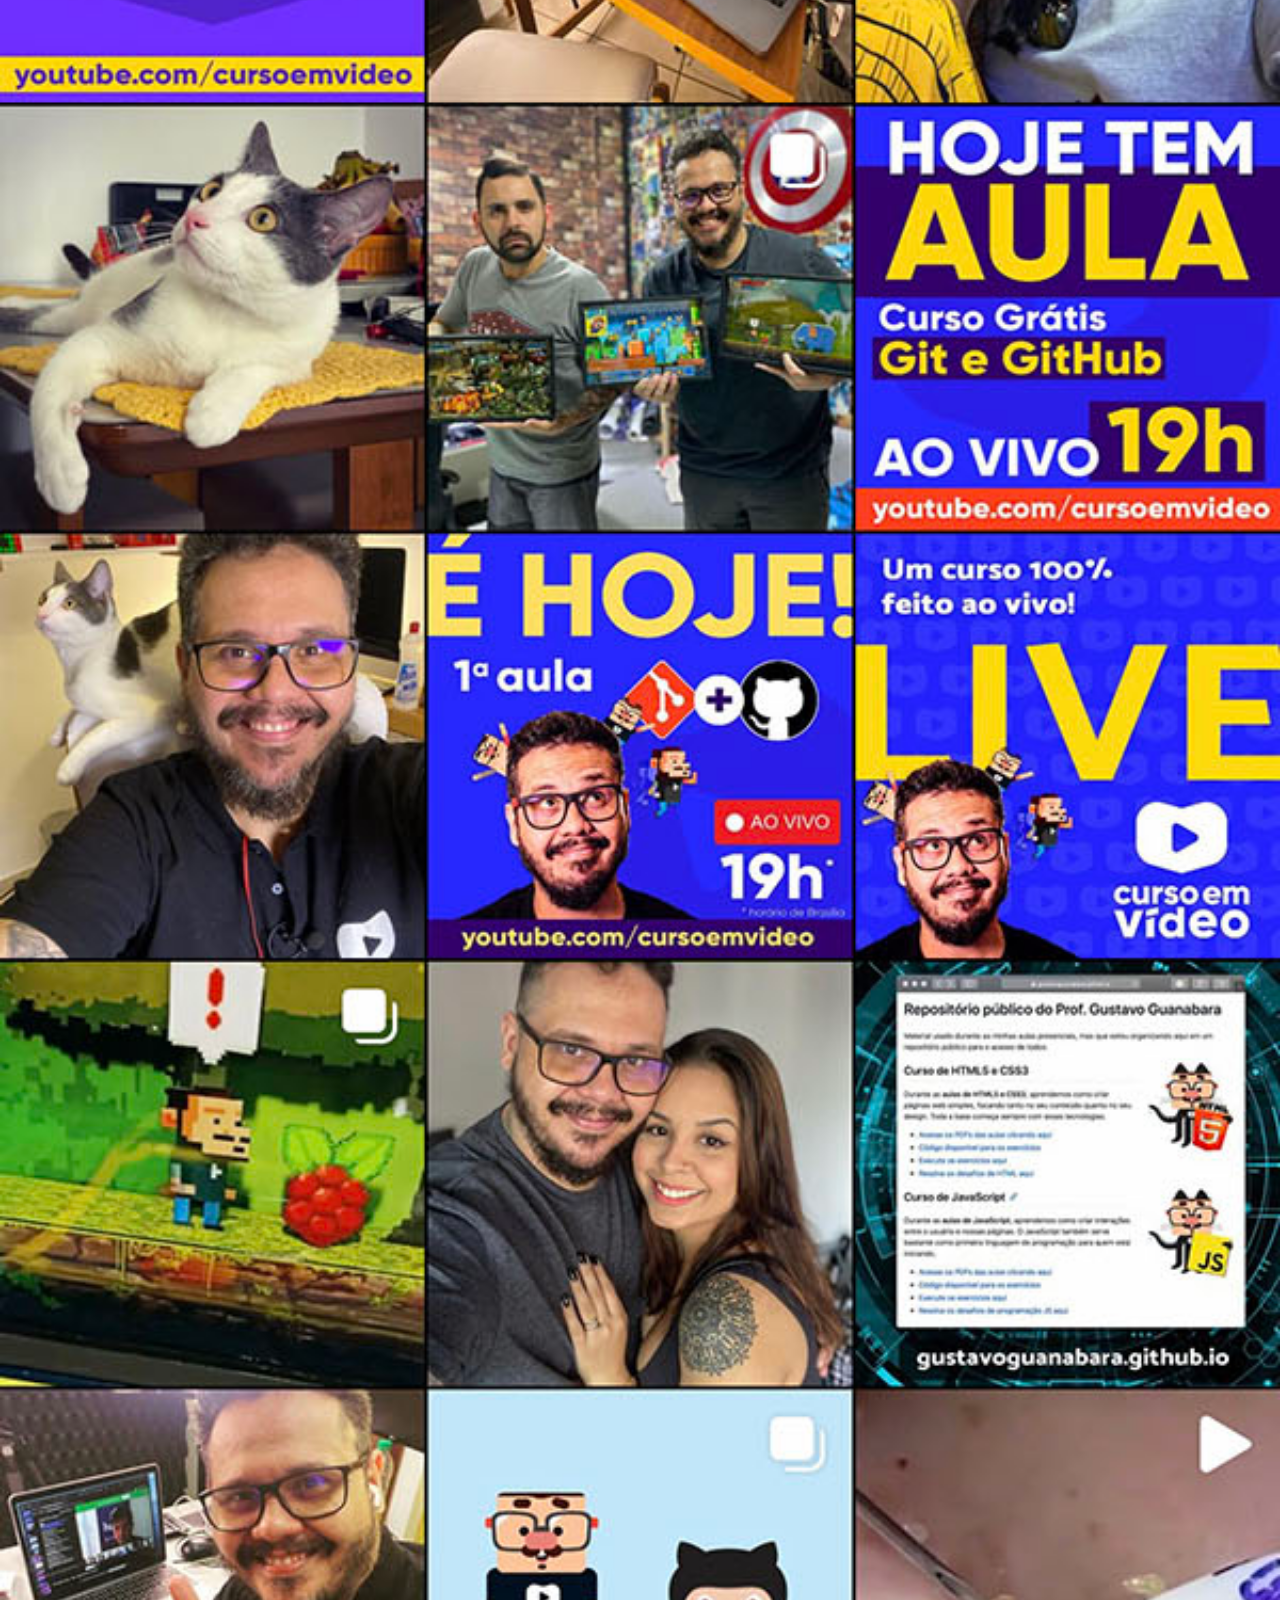
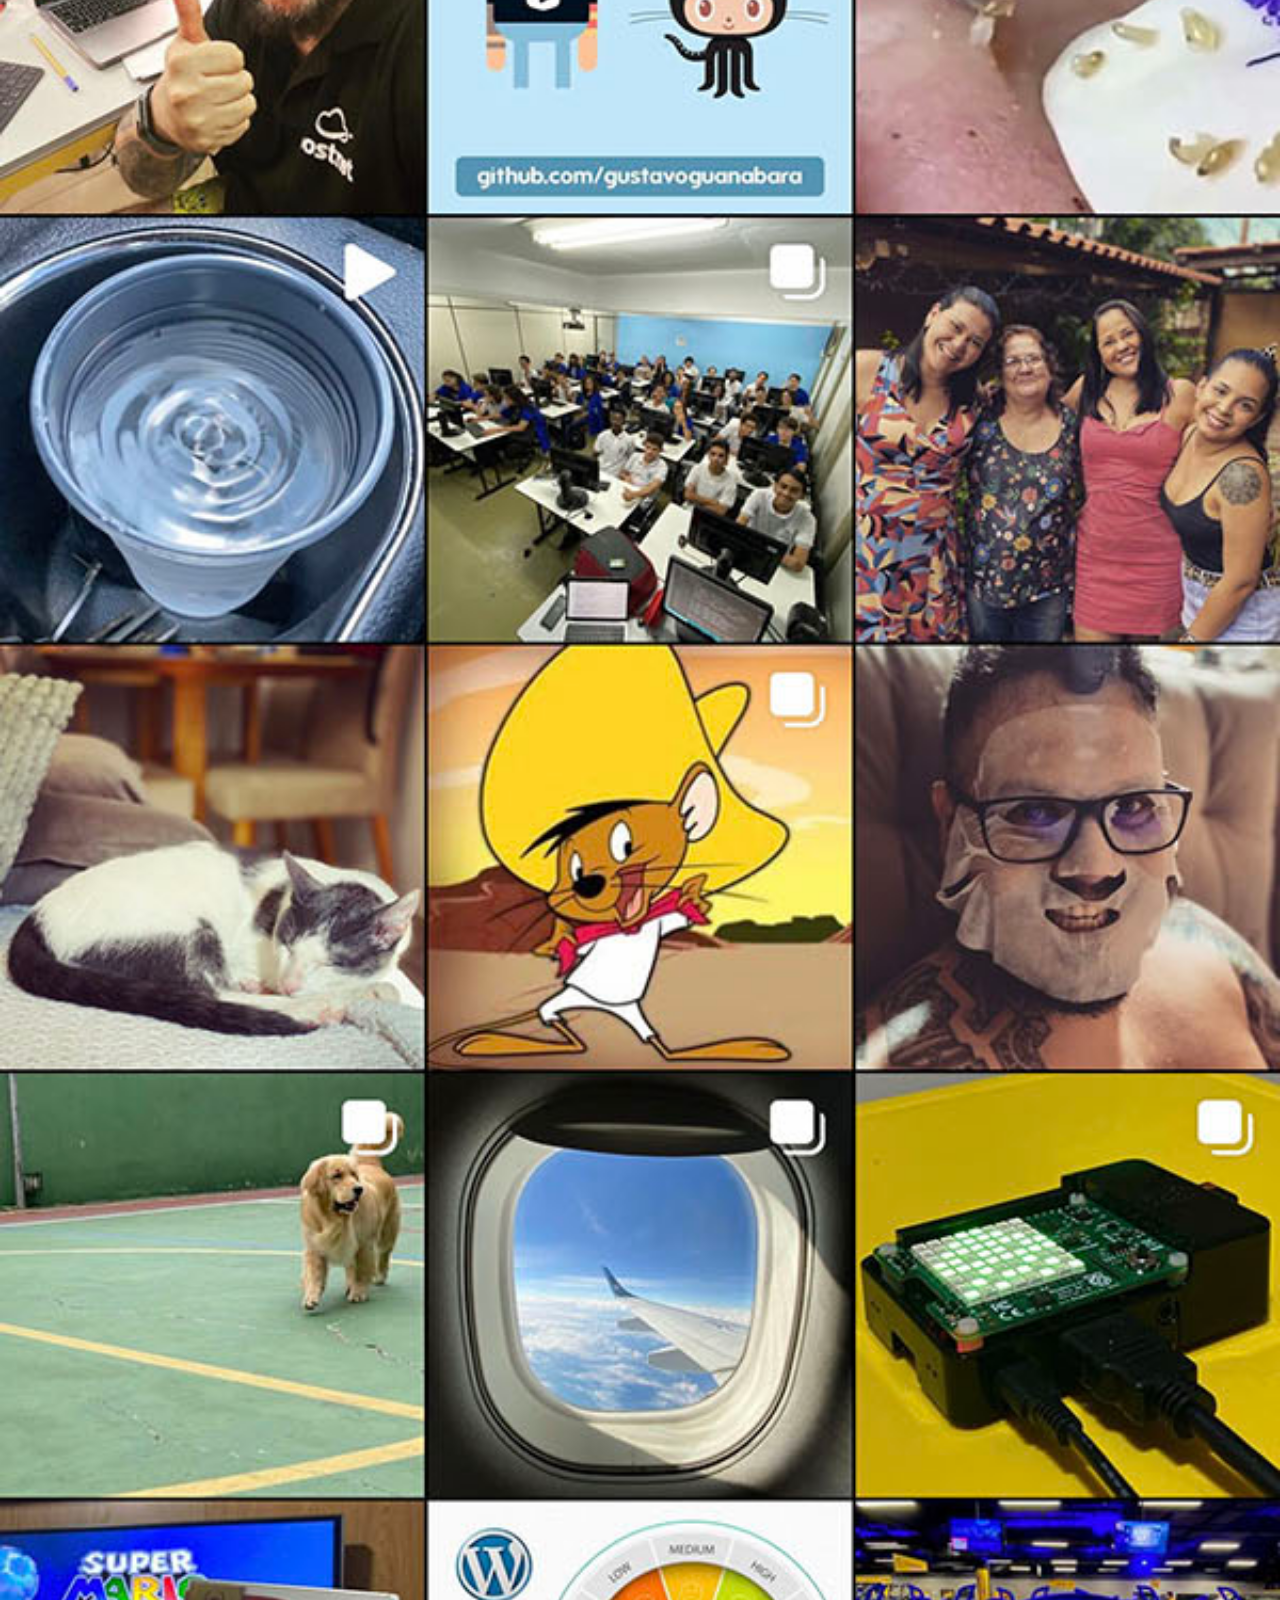
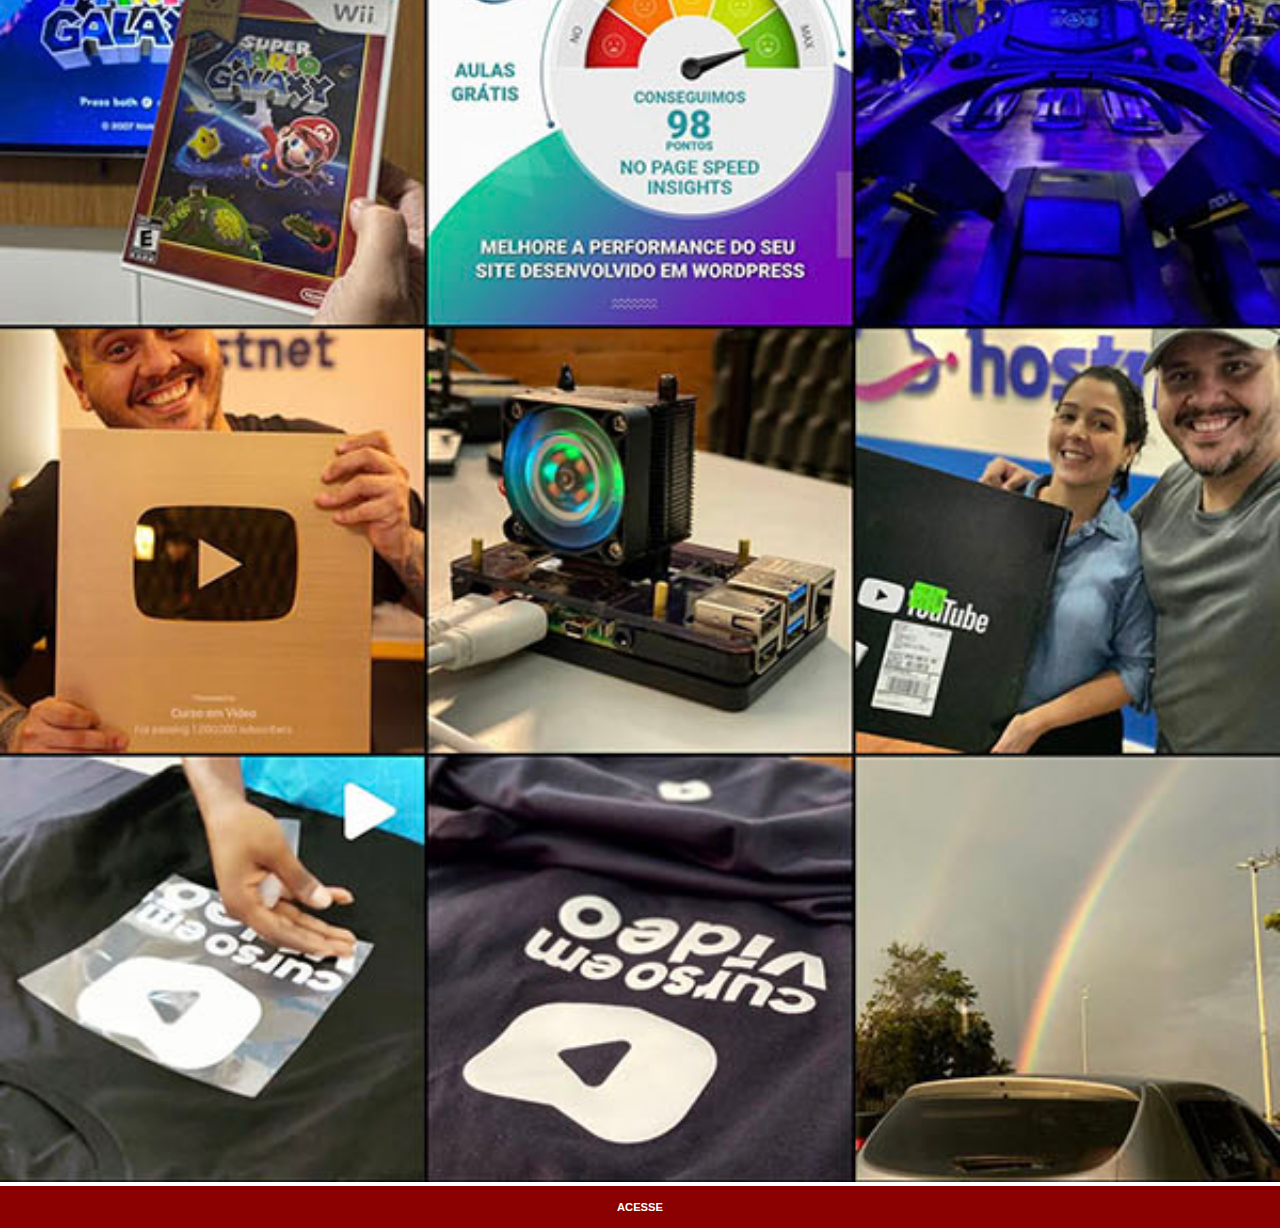
<file: pages/instagram.html>
<!DOCTYPE html>
<html lang="pt-br">
<head>
    <meta charset="UTF-8">
    <meta name="viewport" content="width=device-width, initial-scale=1.0">
    <title>instagram</title>
    <link rel="stylesheet" href="estilos/redes-sociais.css">
</head>
<body>
    <img src="../imagens/tela-instagram.jpg" alt="instagram">
    <a href="https://www.instagram.com/gustavoguanabara" target="_blank">ACESSE</a>    
</body>
</html>
</file>
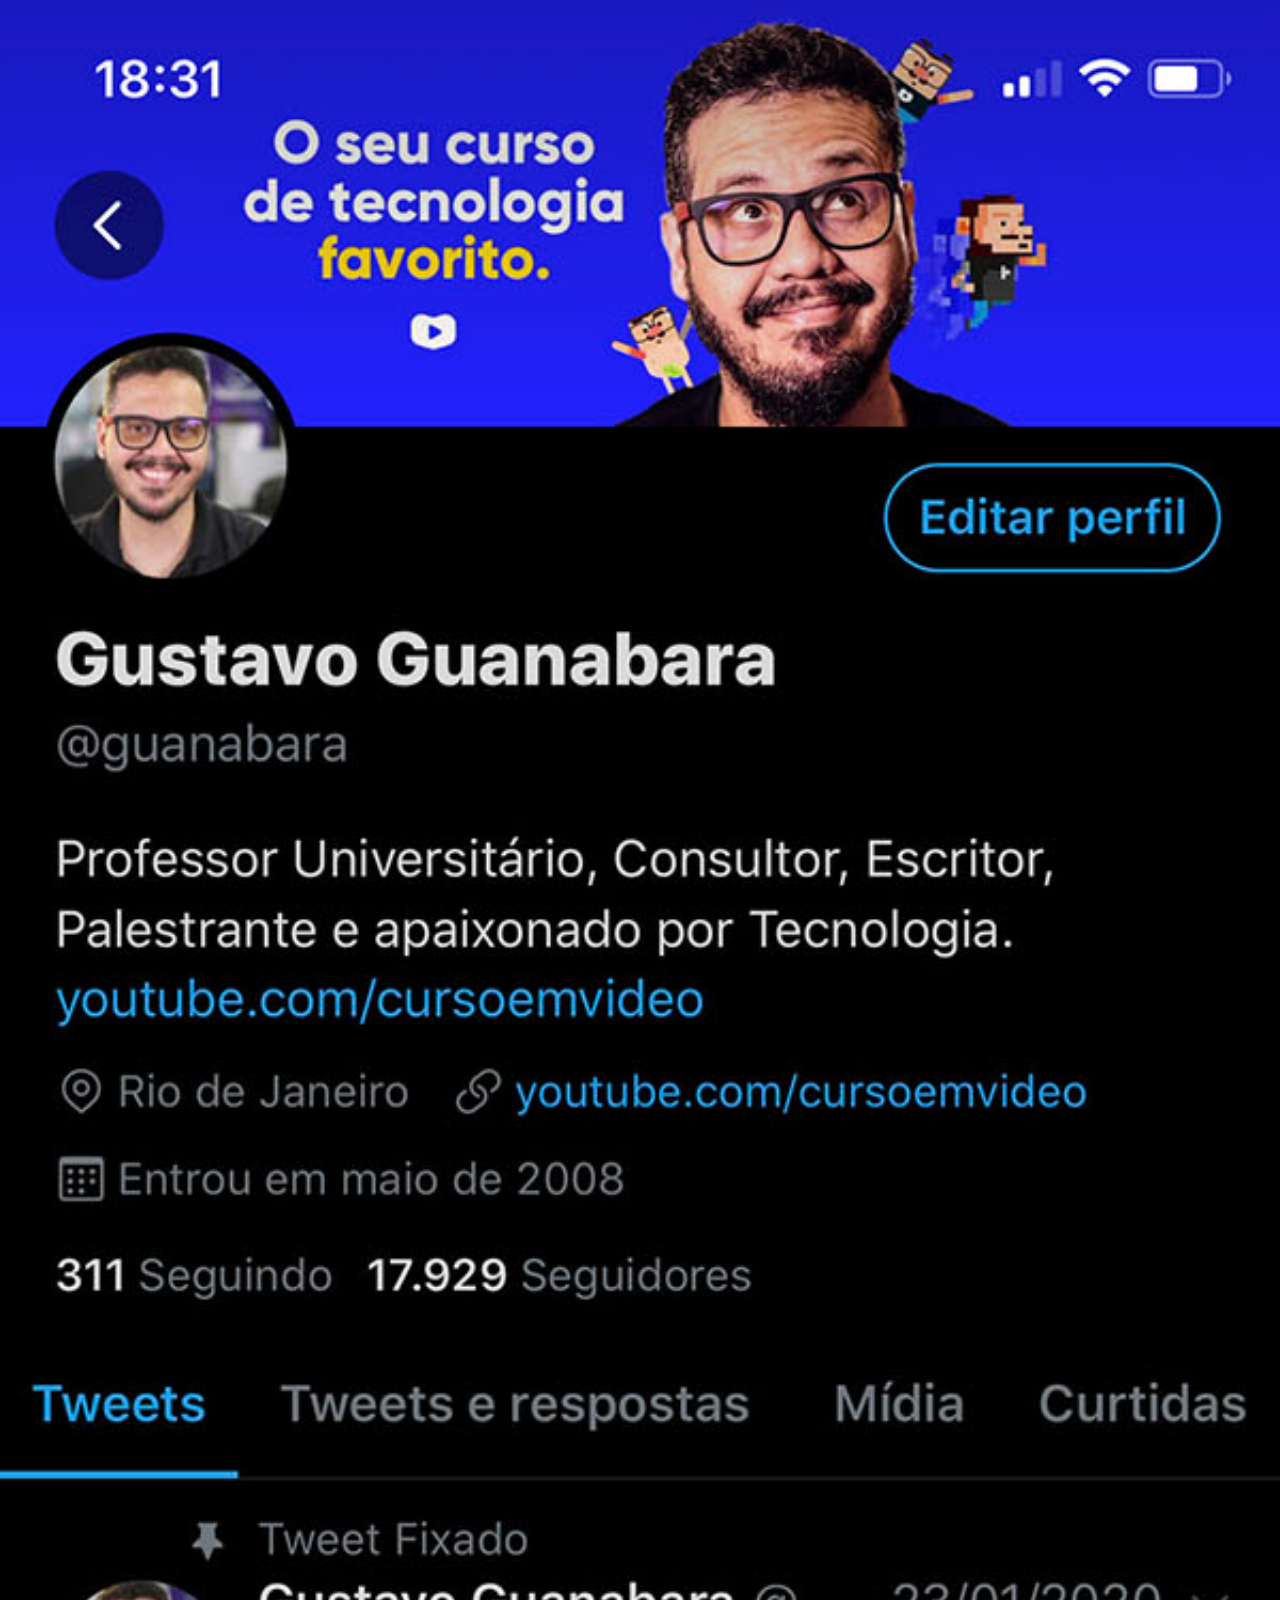
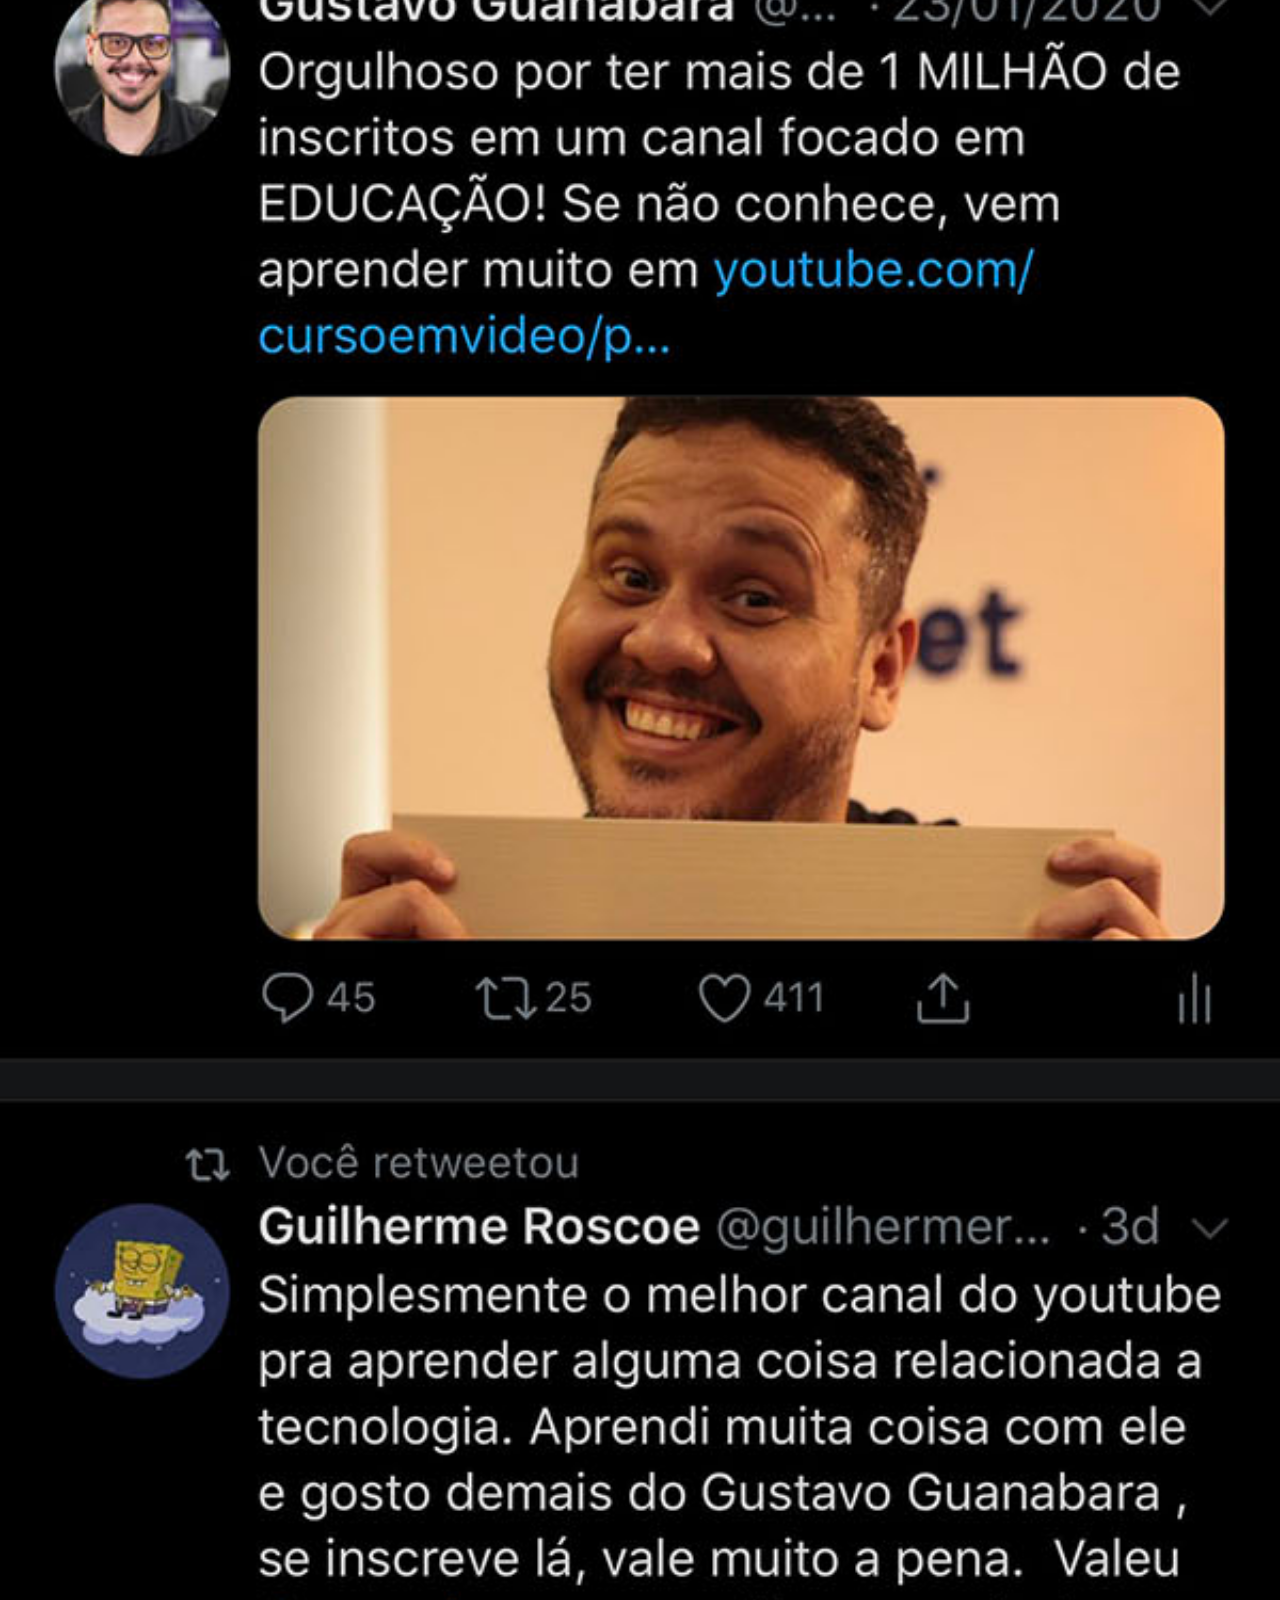
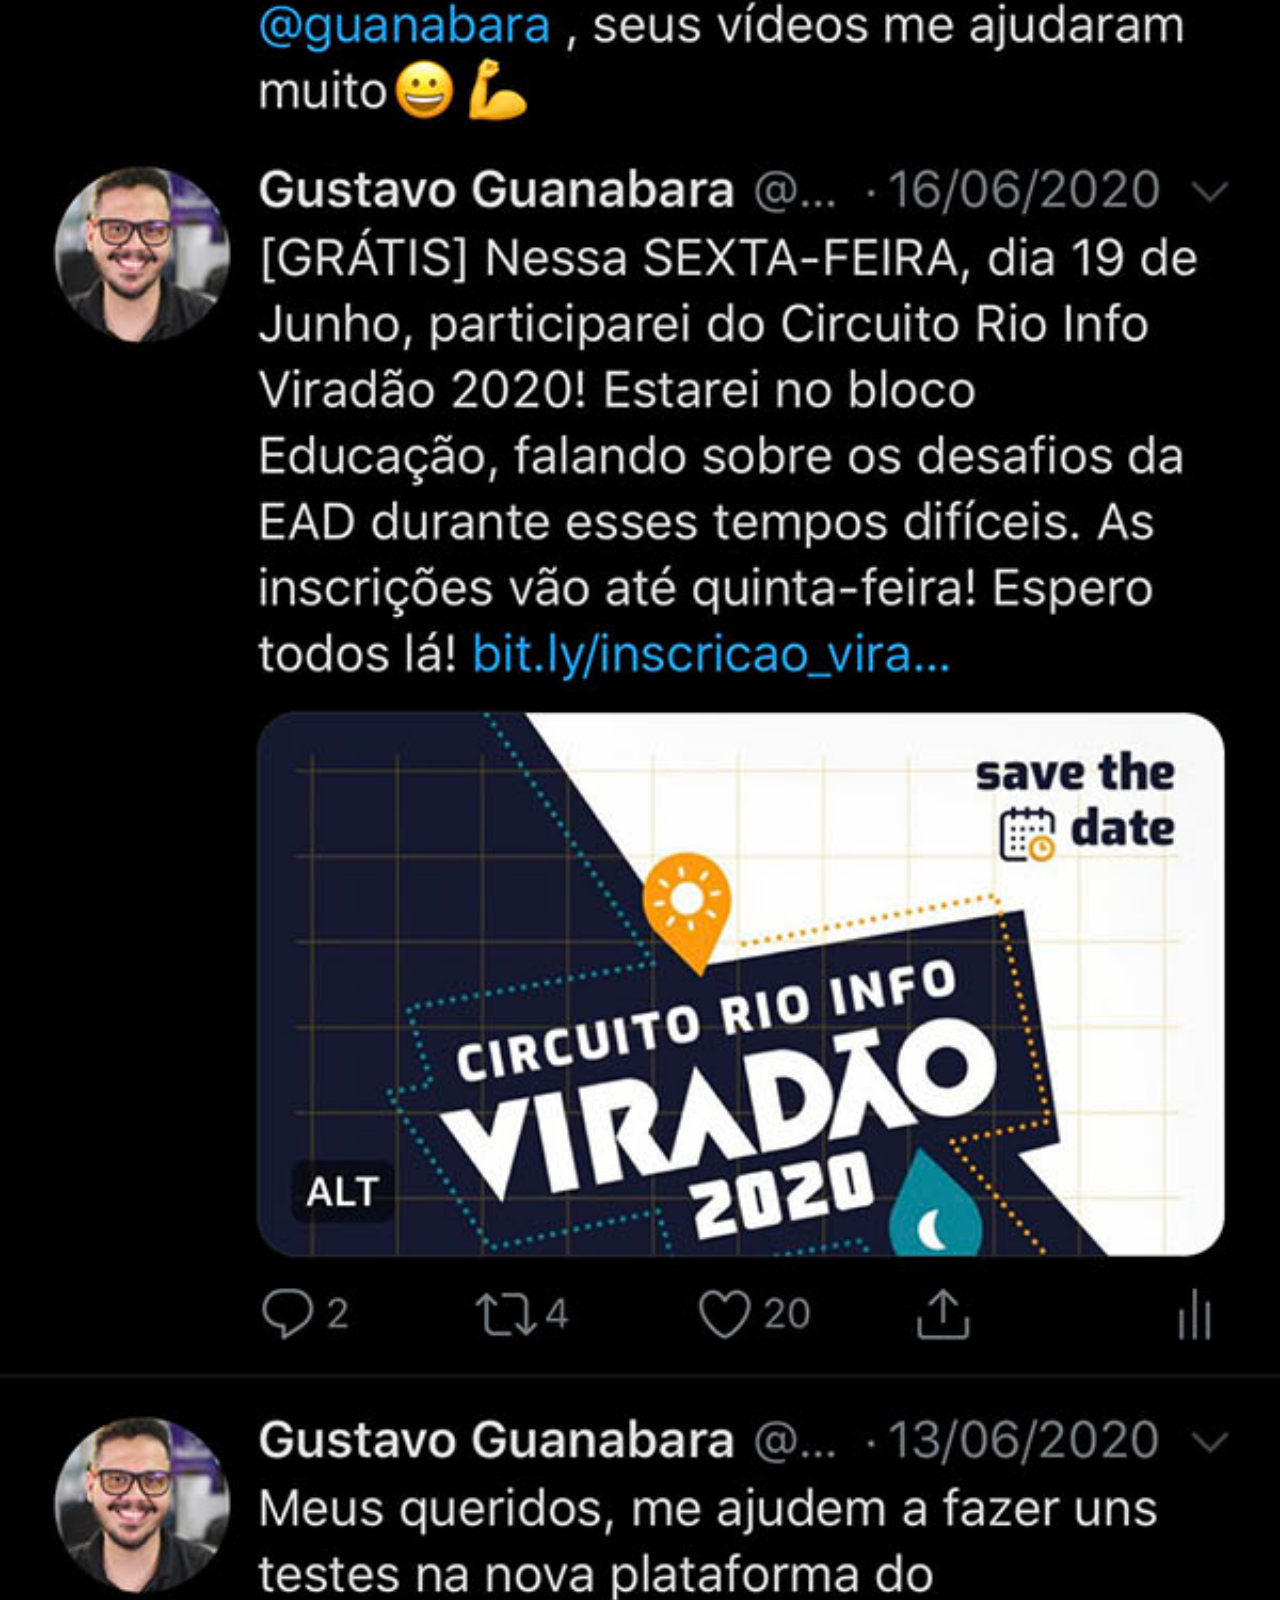
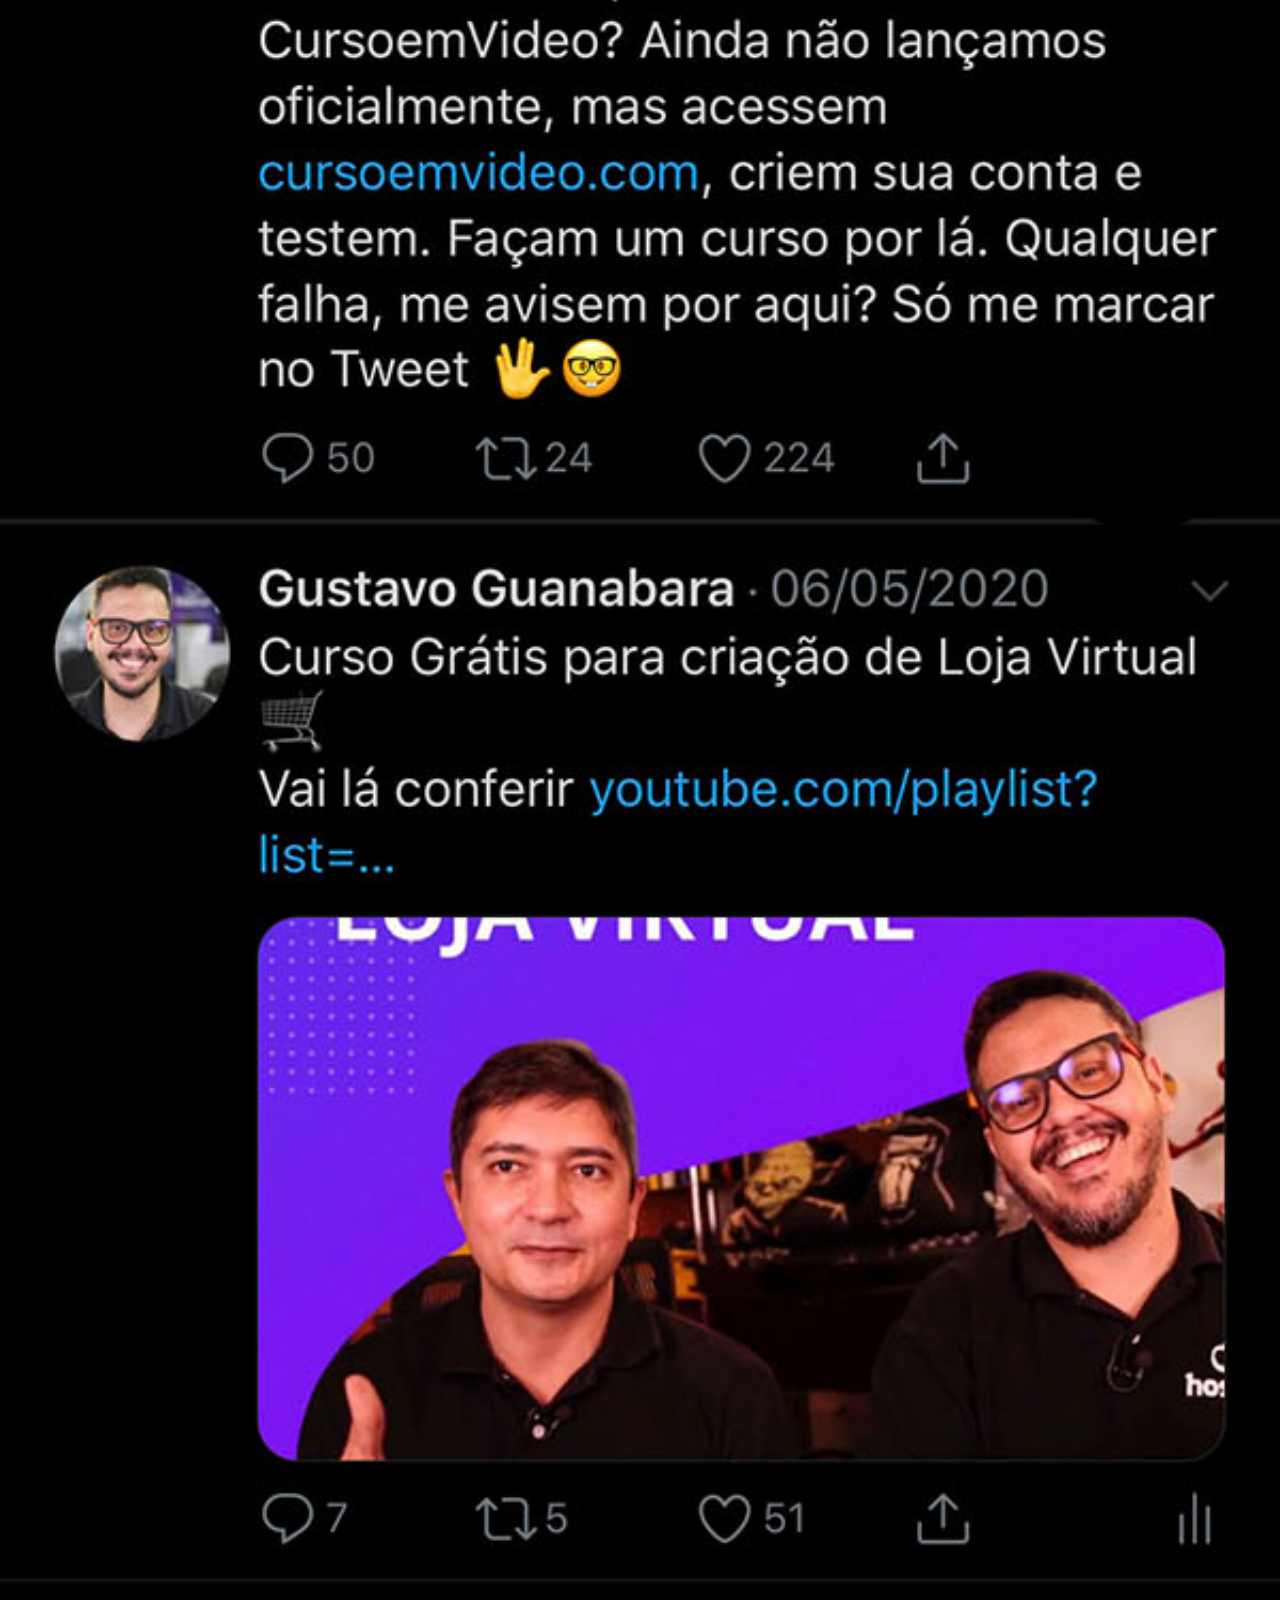
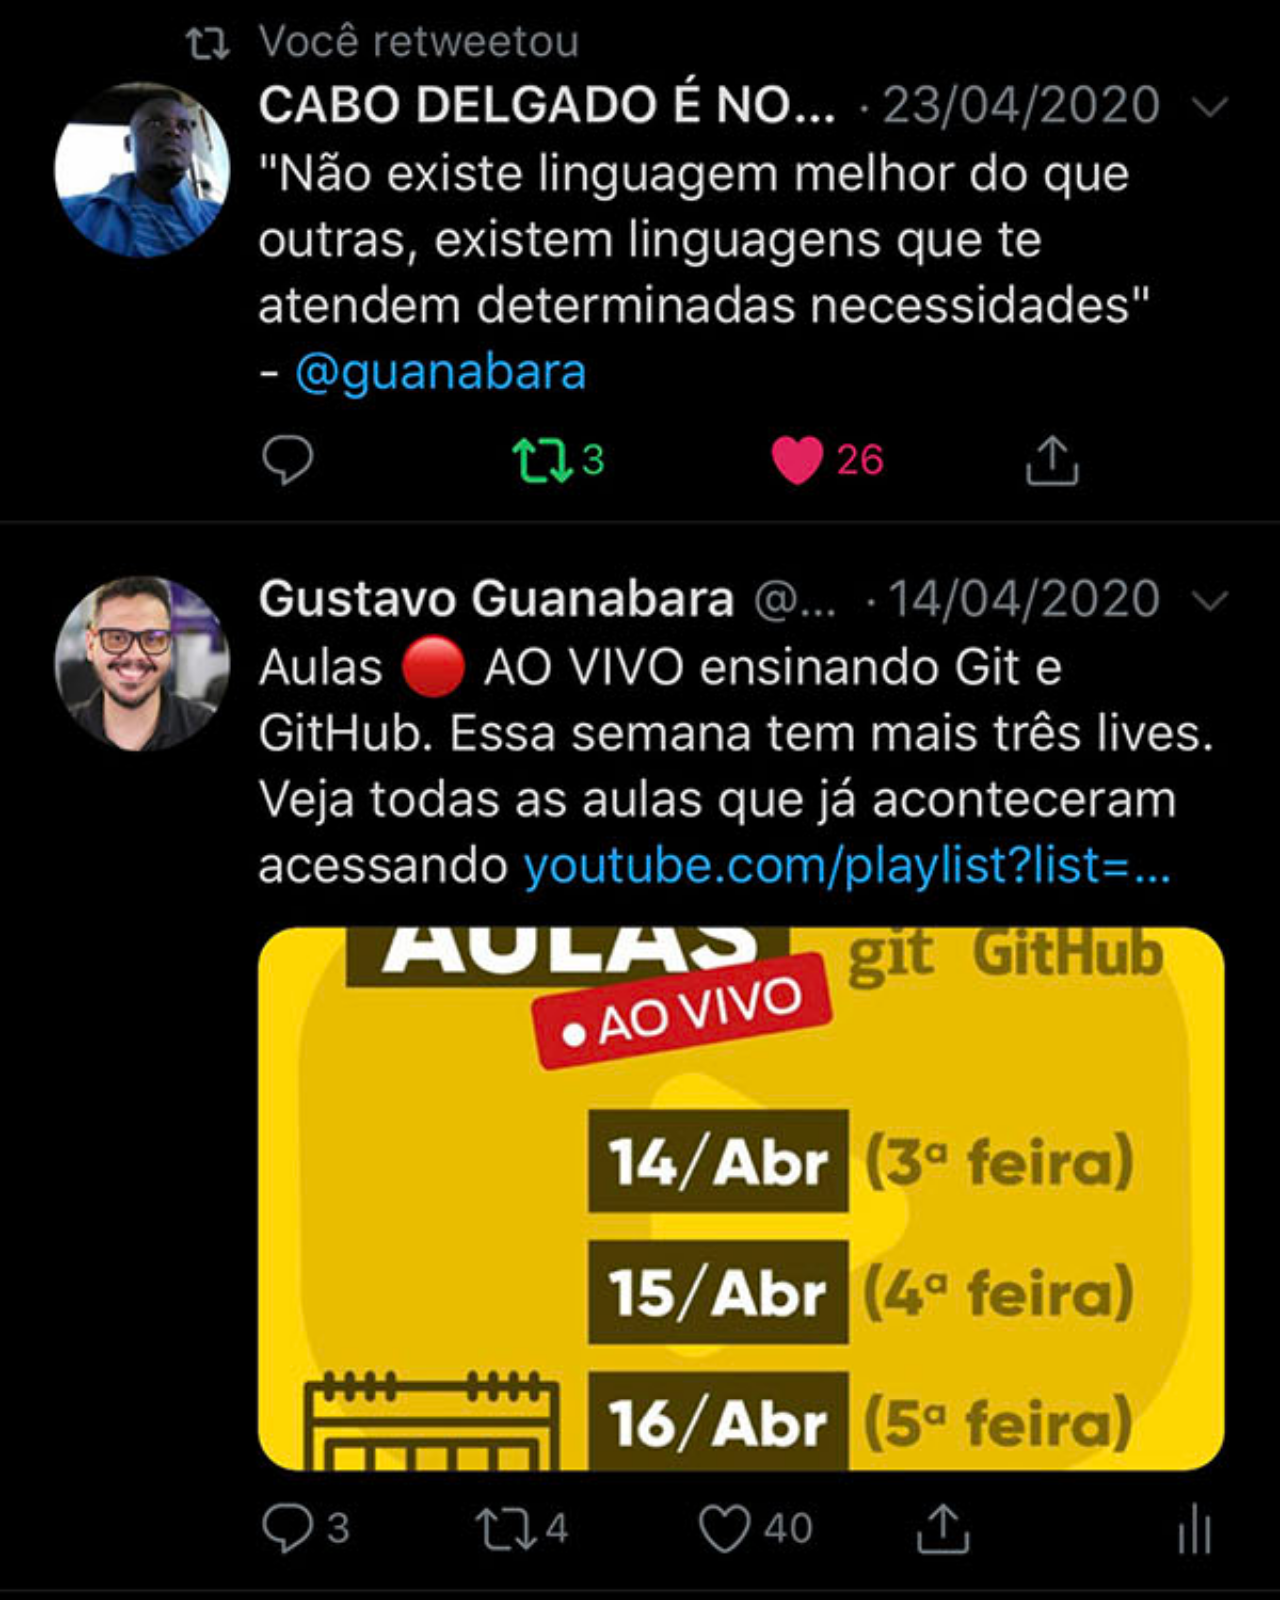
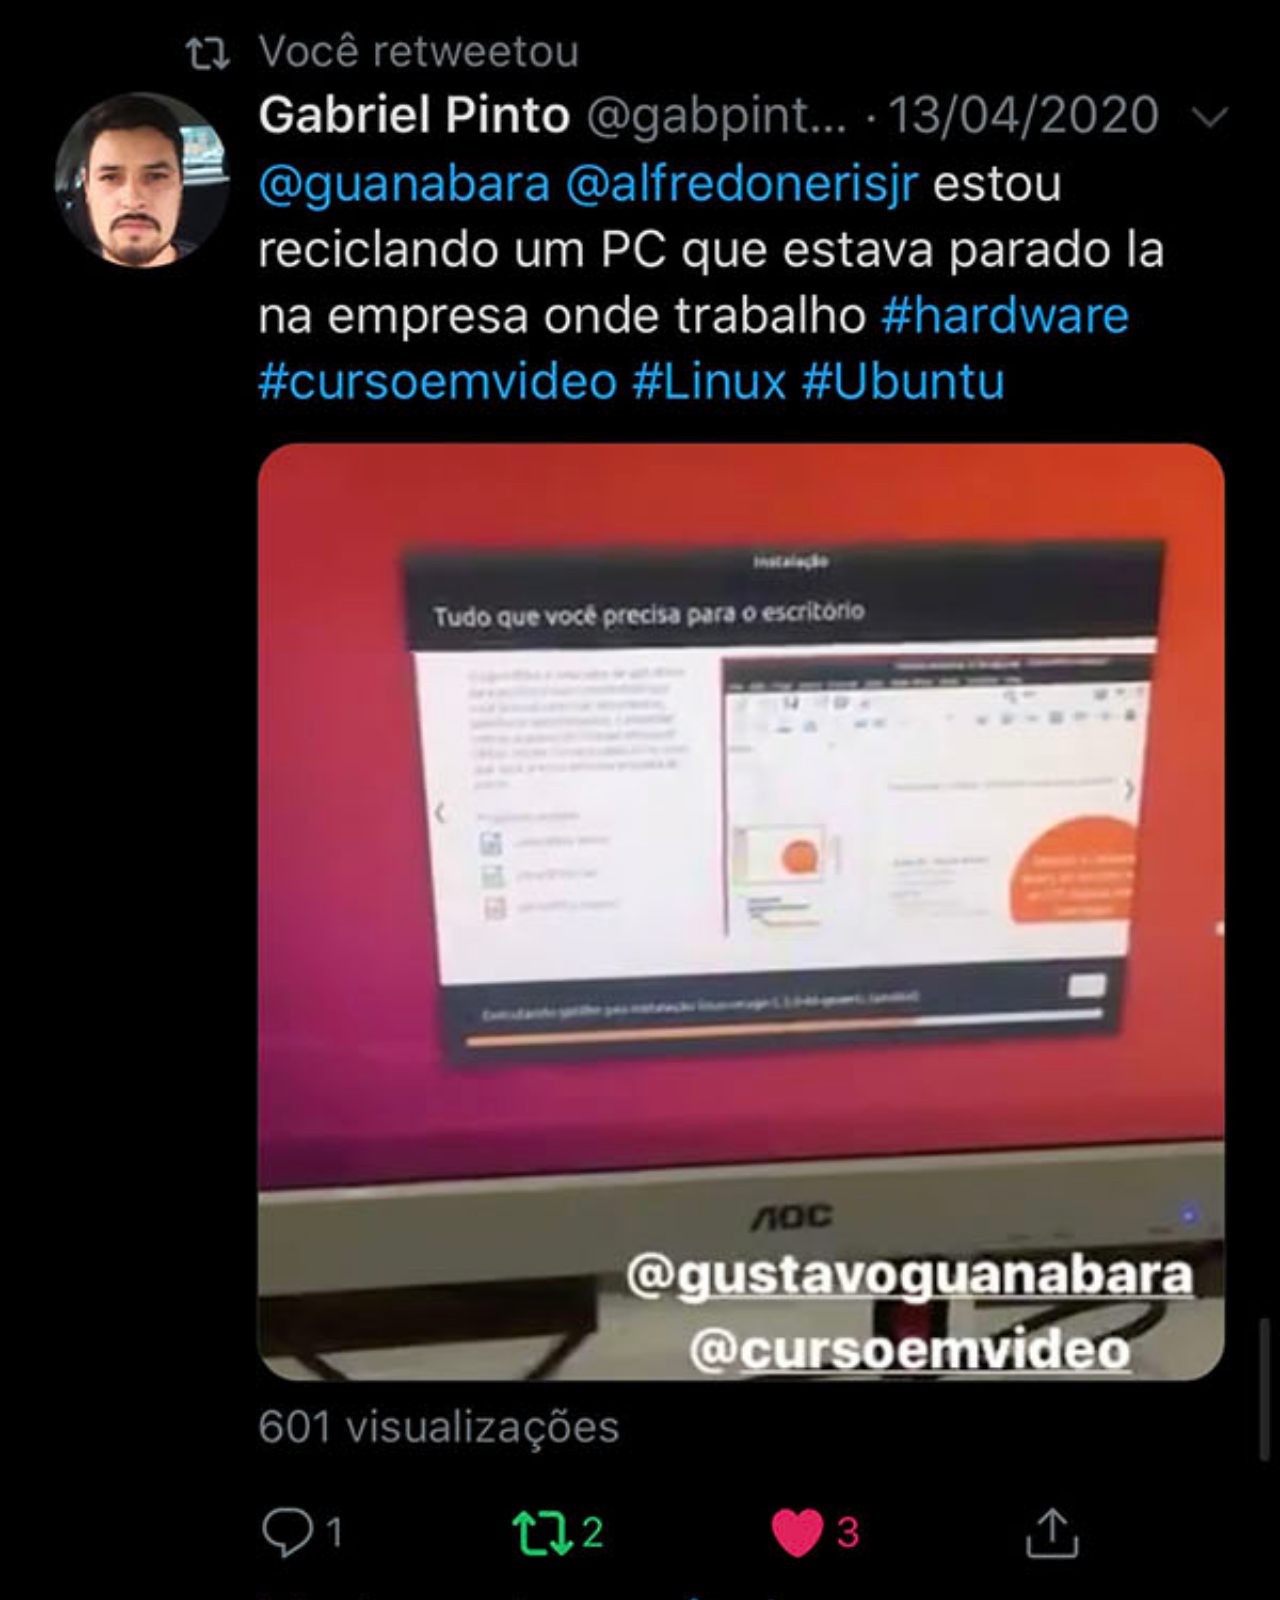
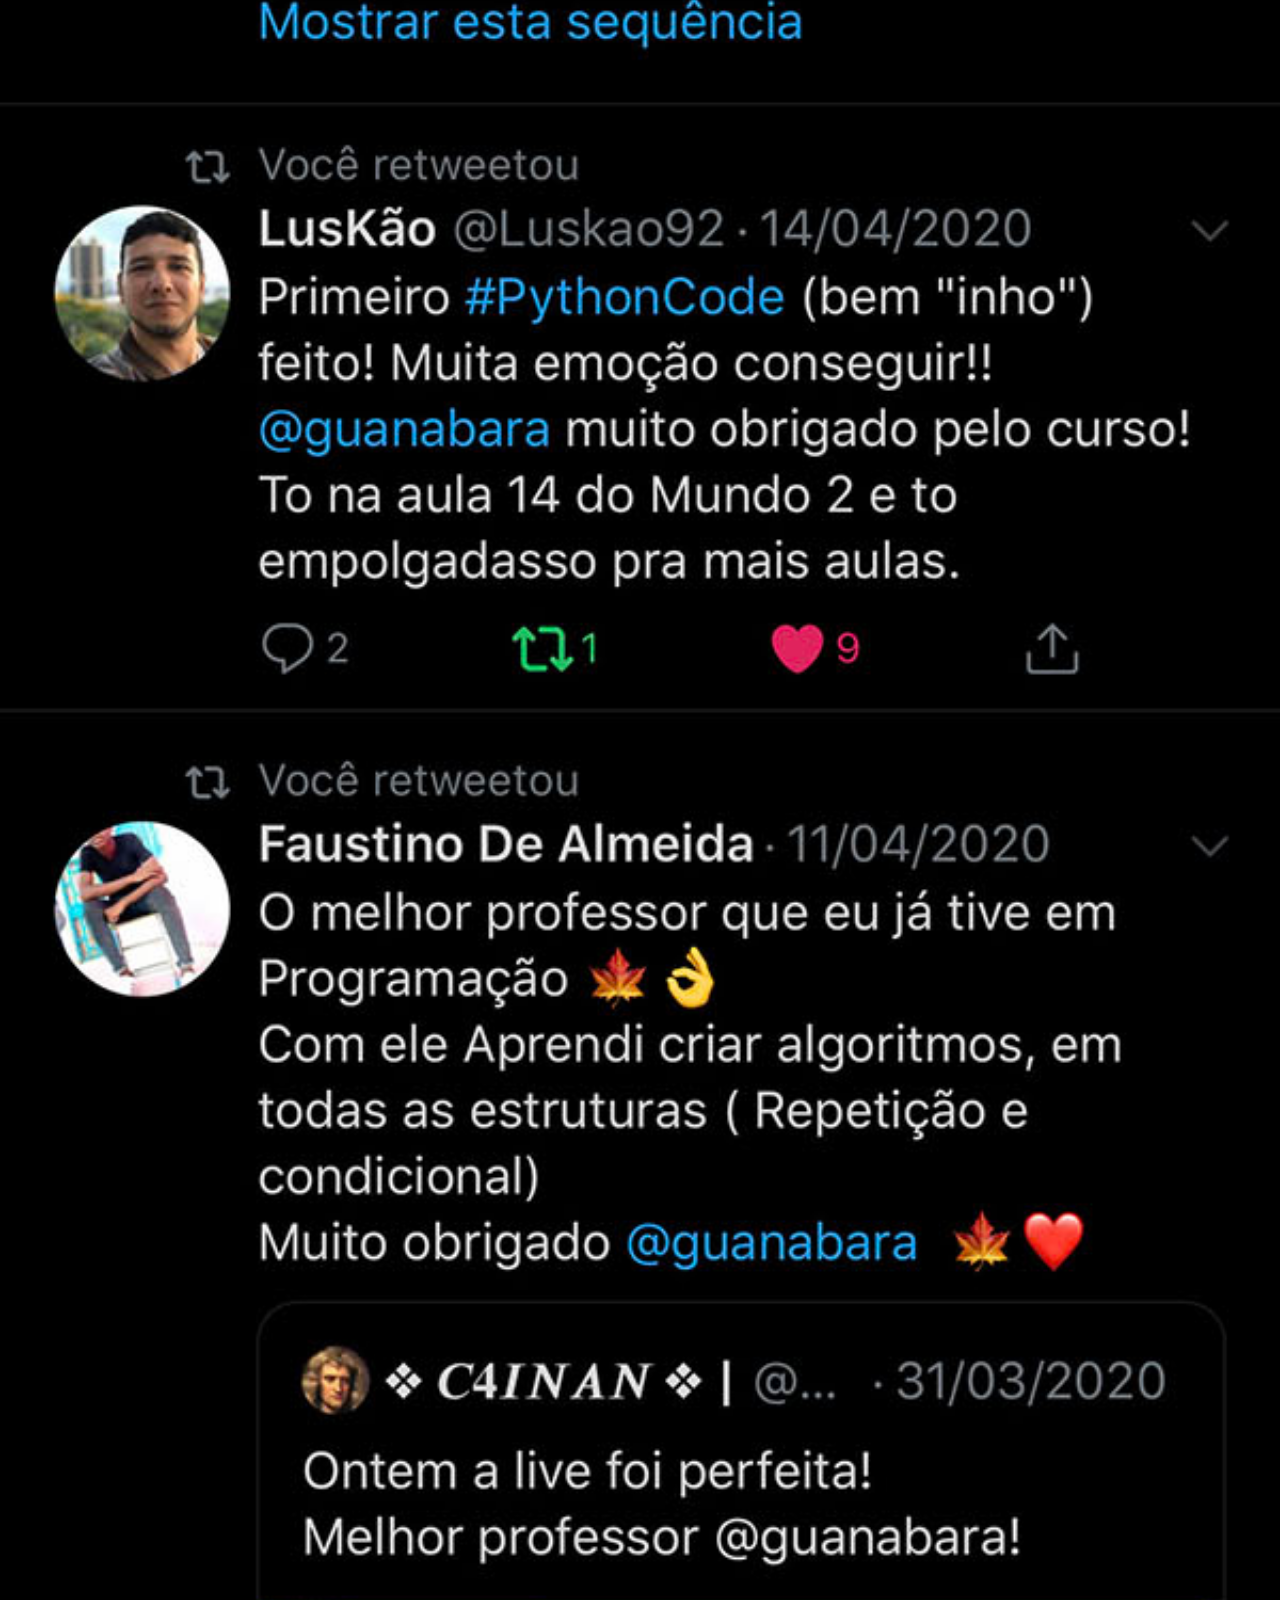
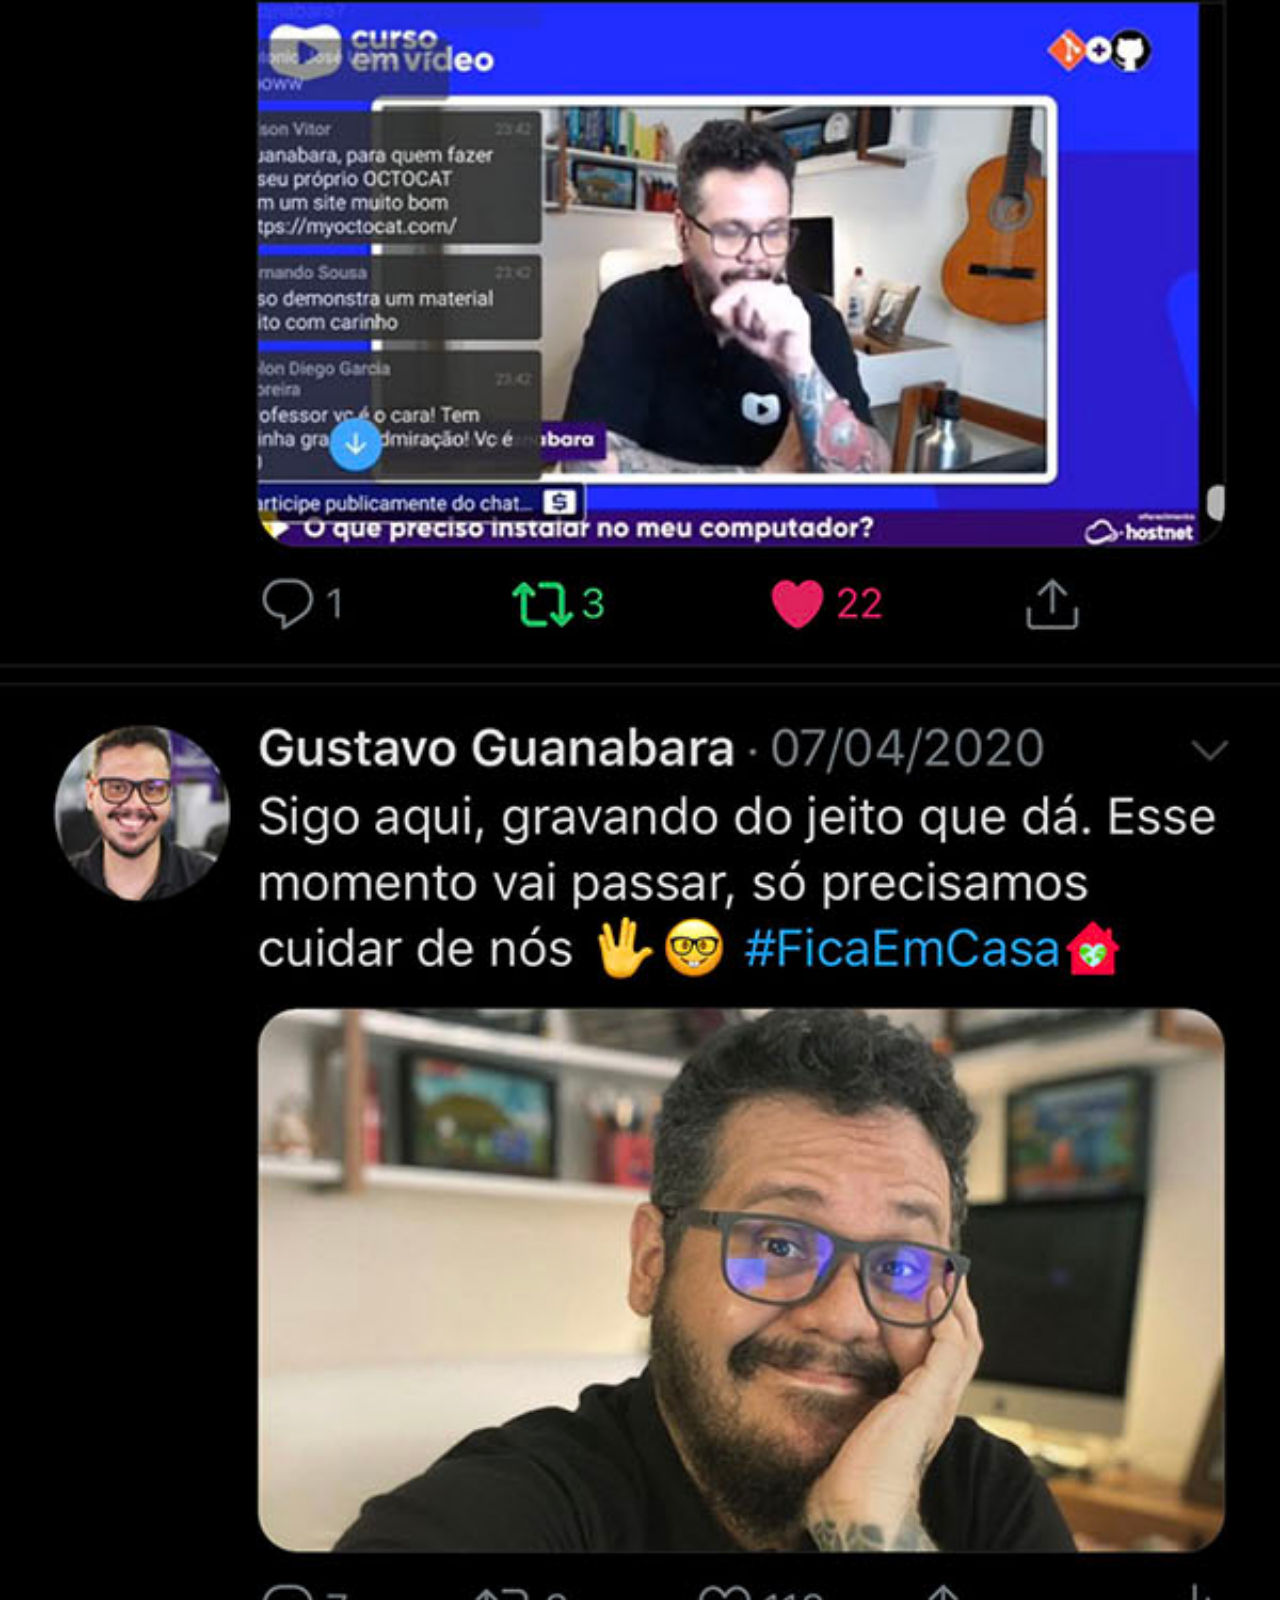
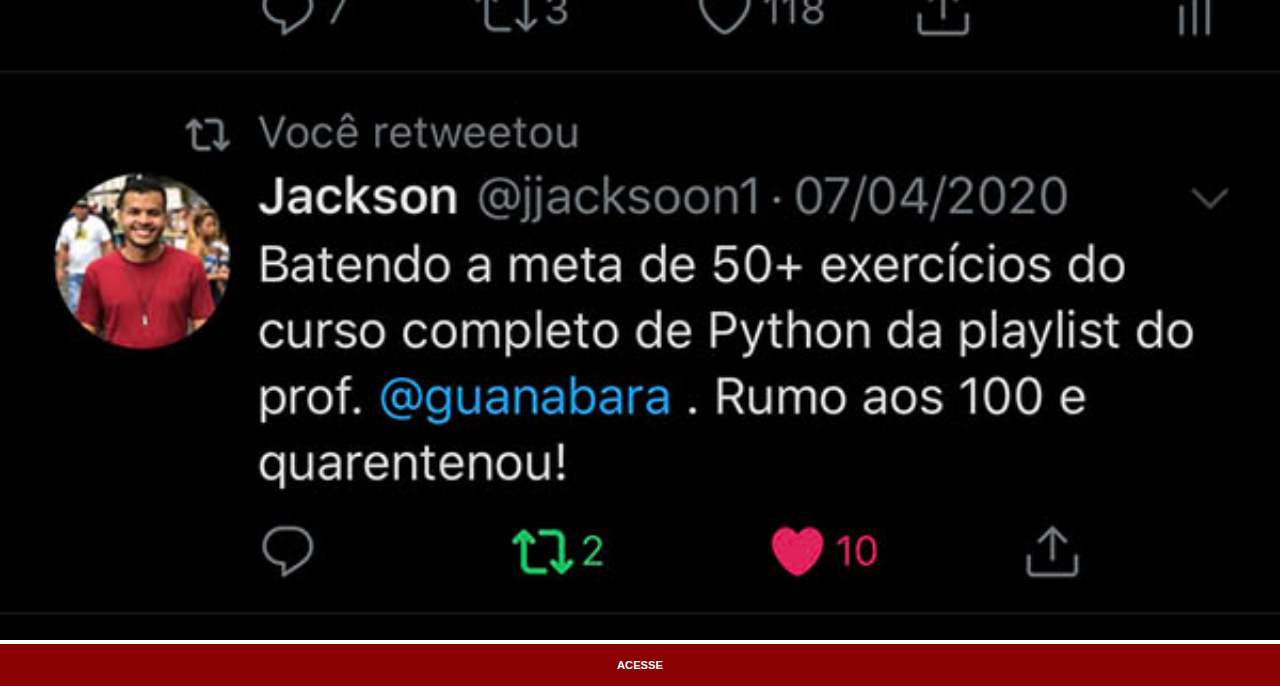
<file: pages/twitter.html>
<!DOCTYPE html>
<html lang="pt-br">
<head>
    <meta charset="UTF-8">
    <meta name="viewport" content="width=device-width, initial-scale=1.0">
    <title>twitter</title>
    <link rel="stylesheet" href="estilos/redes-sociais.css">
</head>
<body>
    <img src="../imagens/tela-twitter.jpg" alt="twitter">
    <a href="https://x.com/guanabara" target="_blank">ACESSE</a>
</body>
</html>
</file>
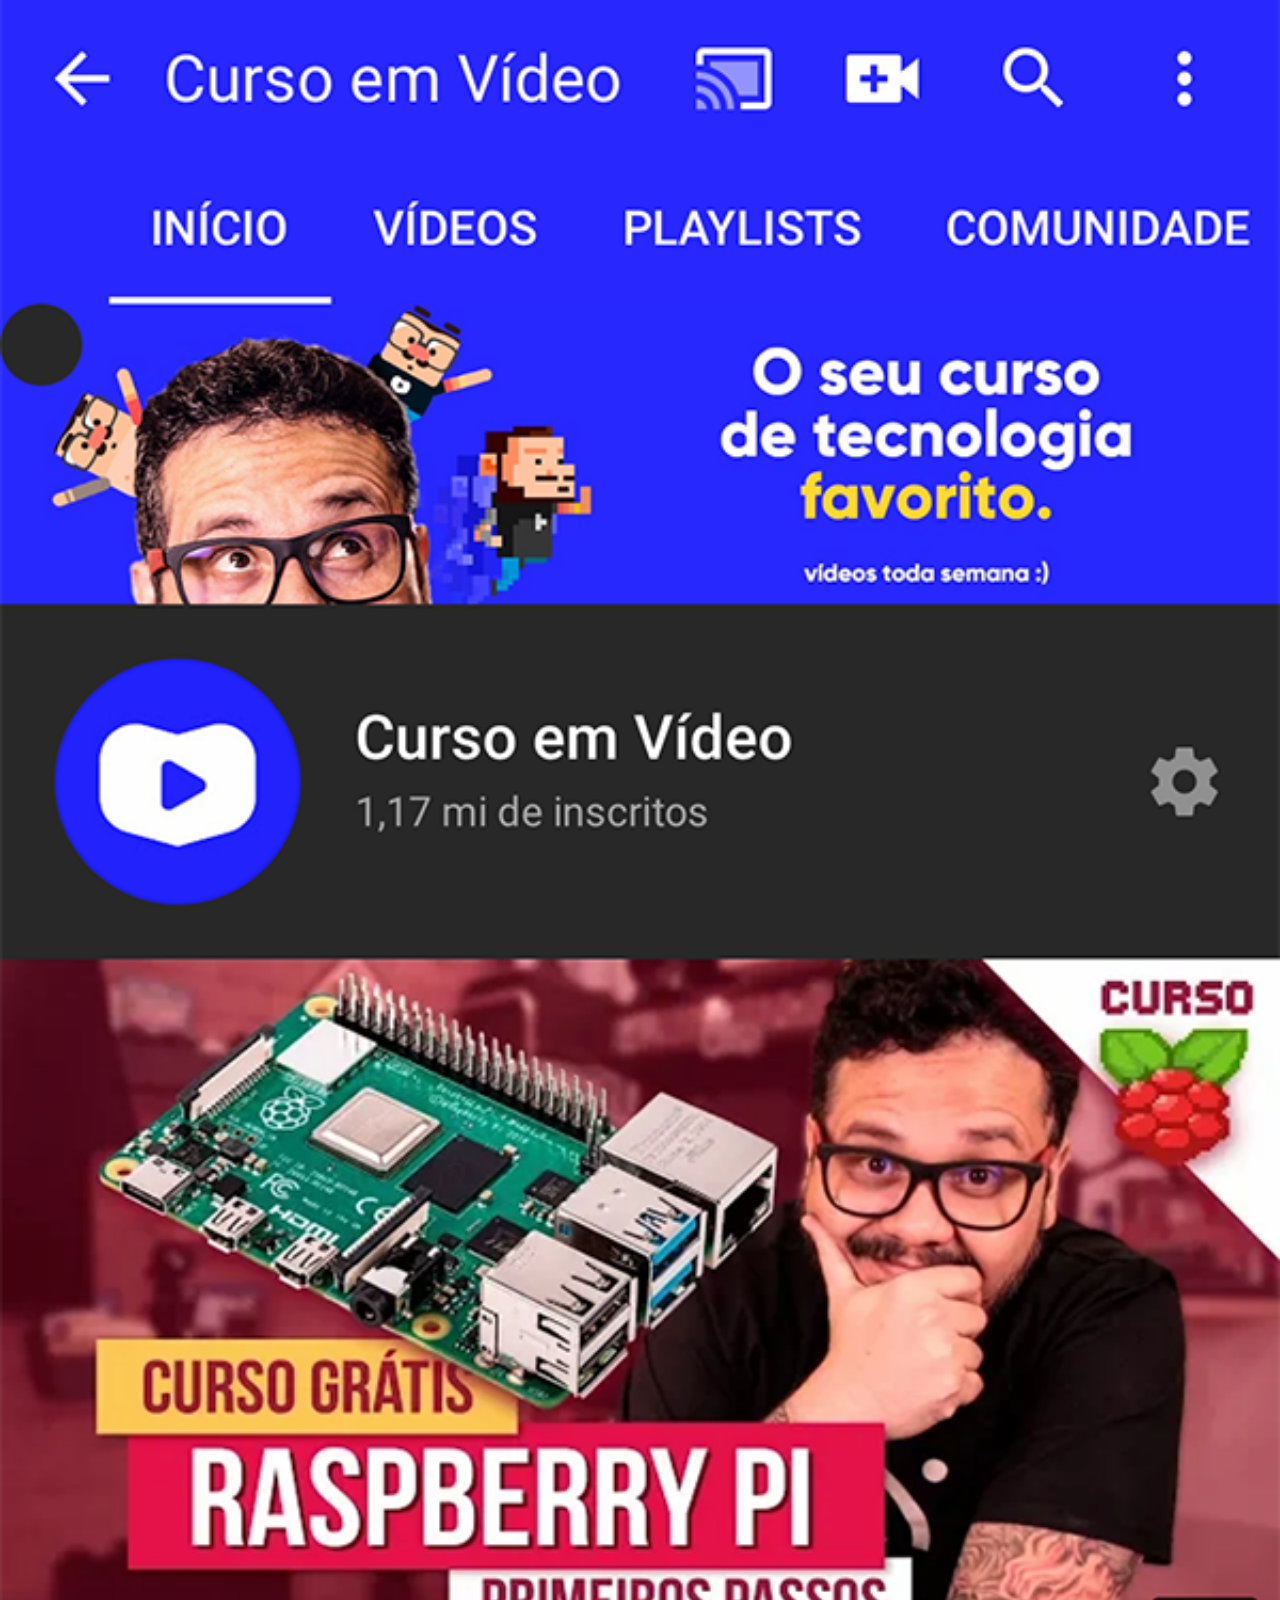
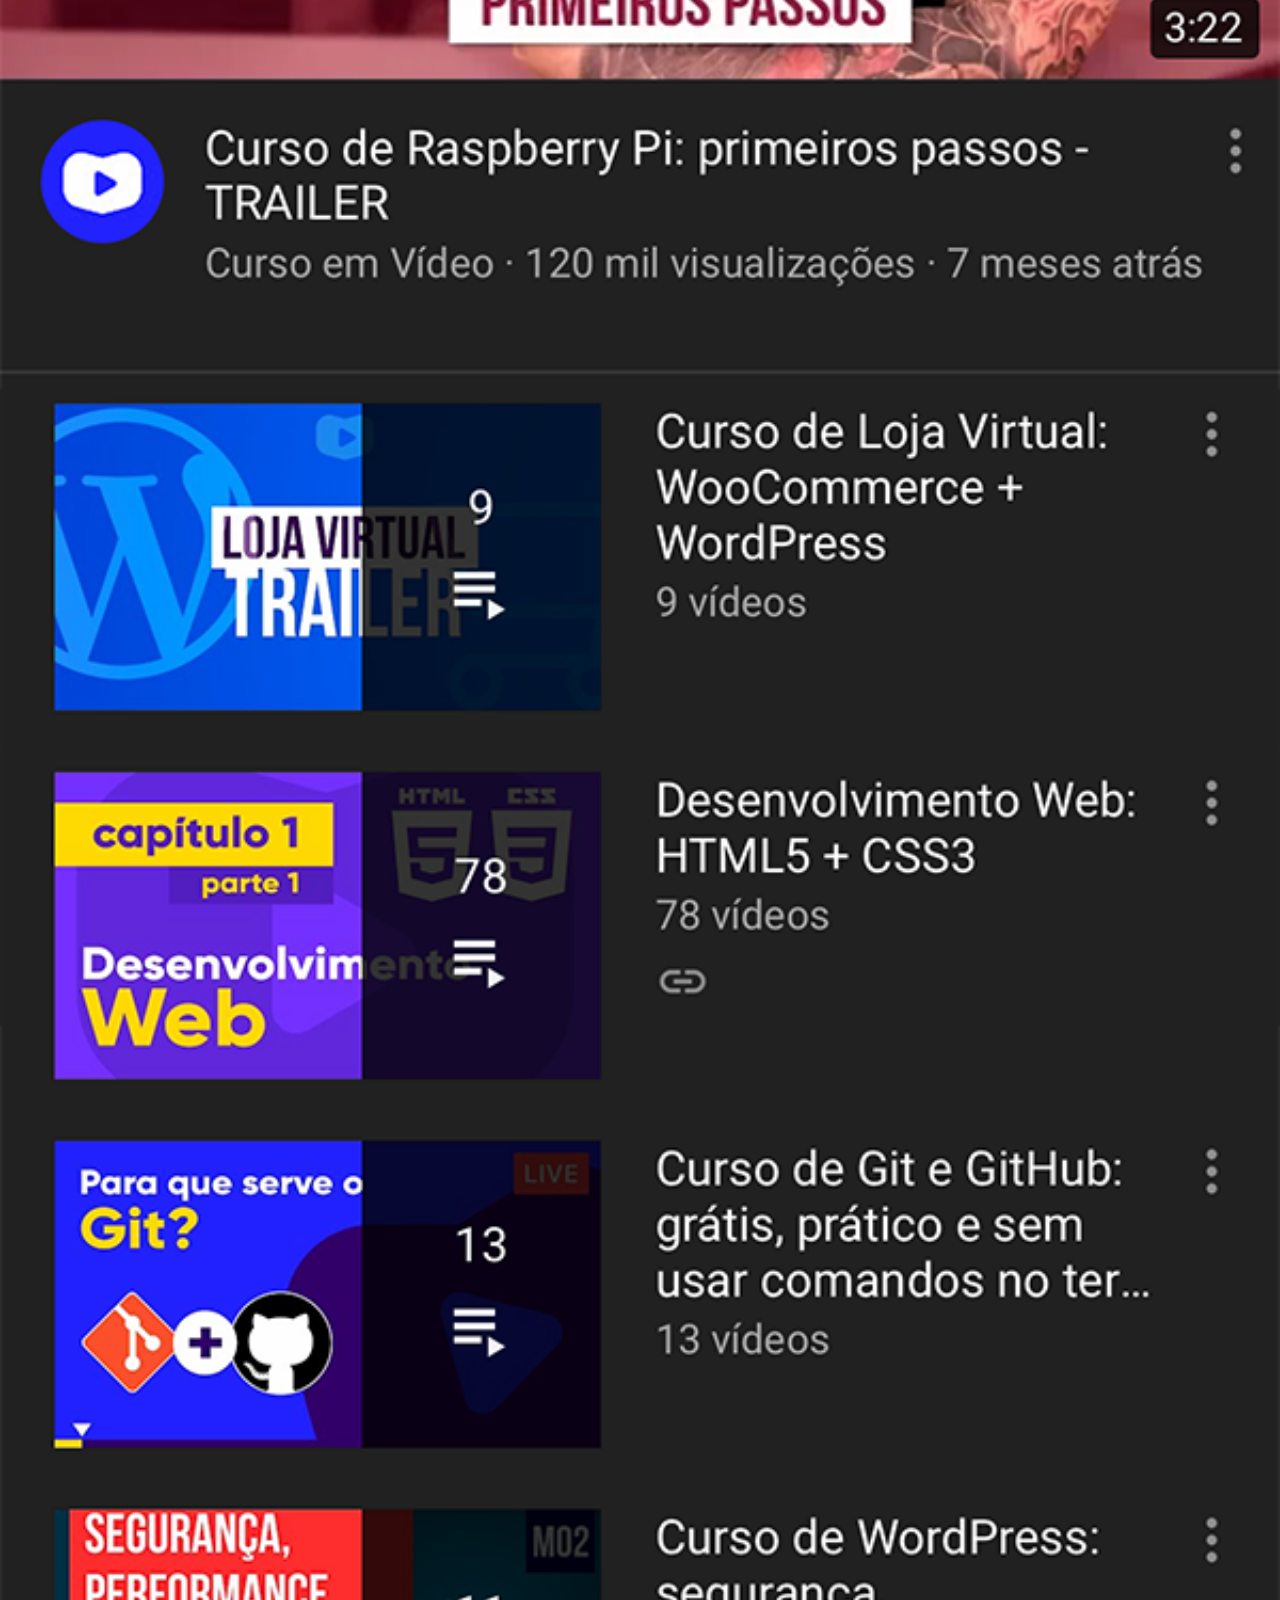
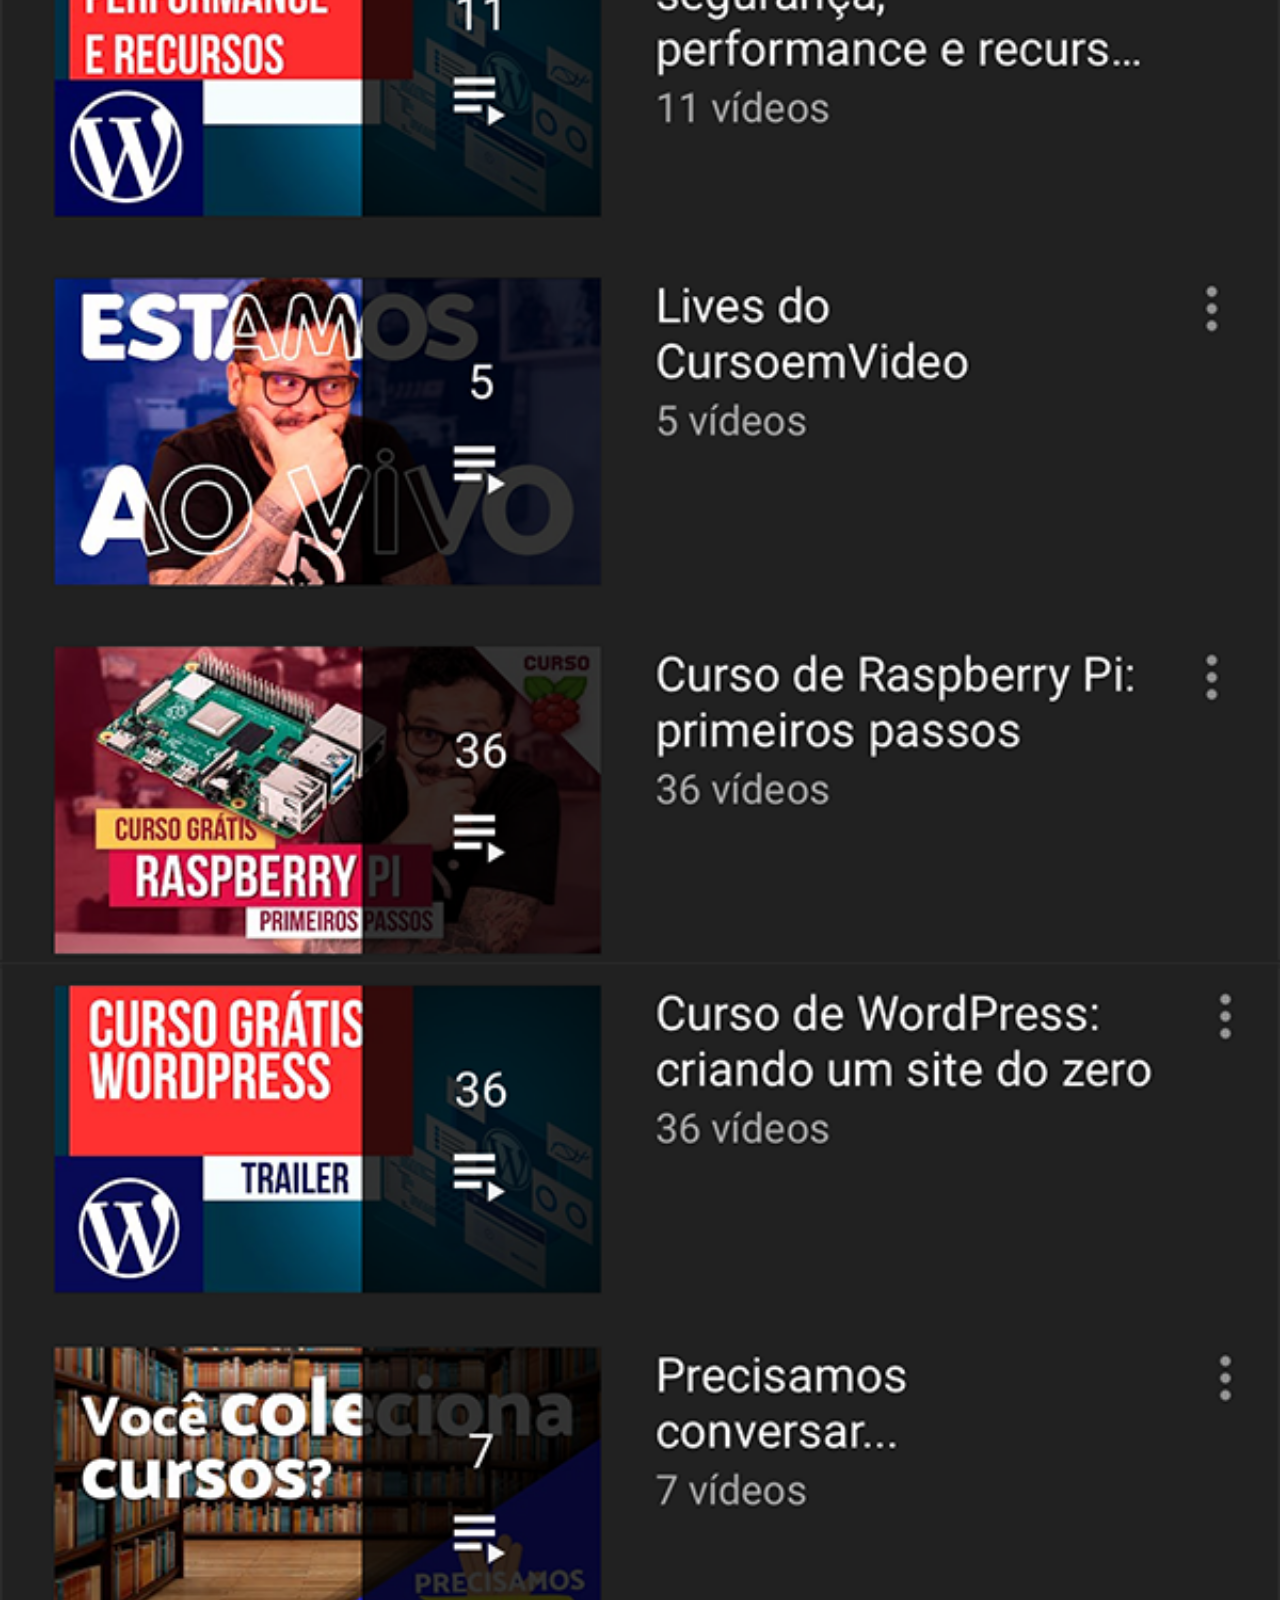
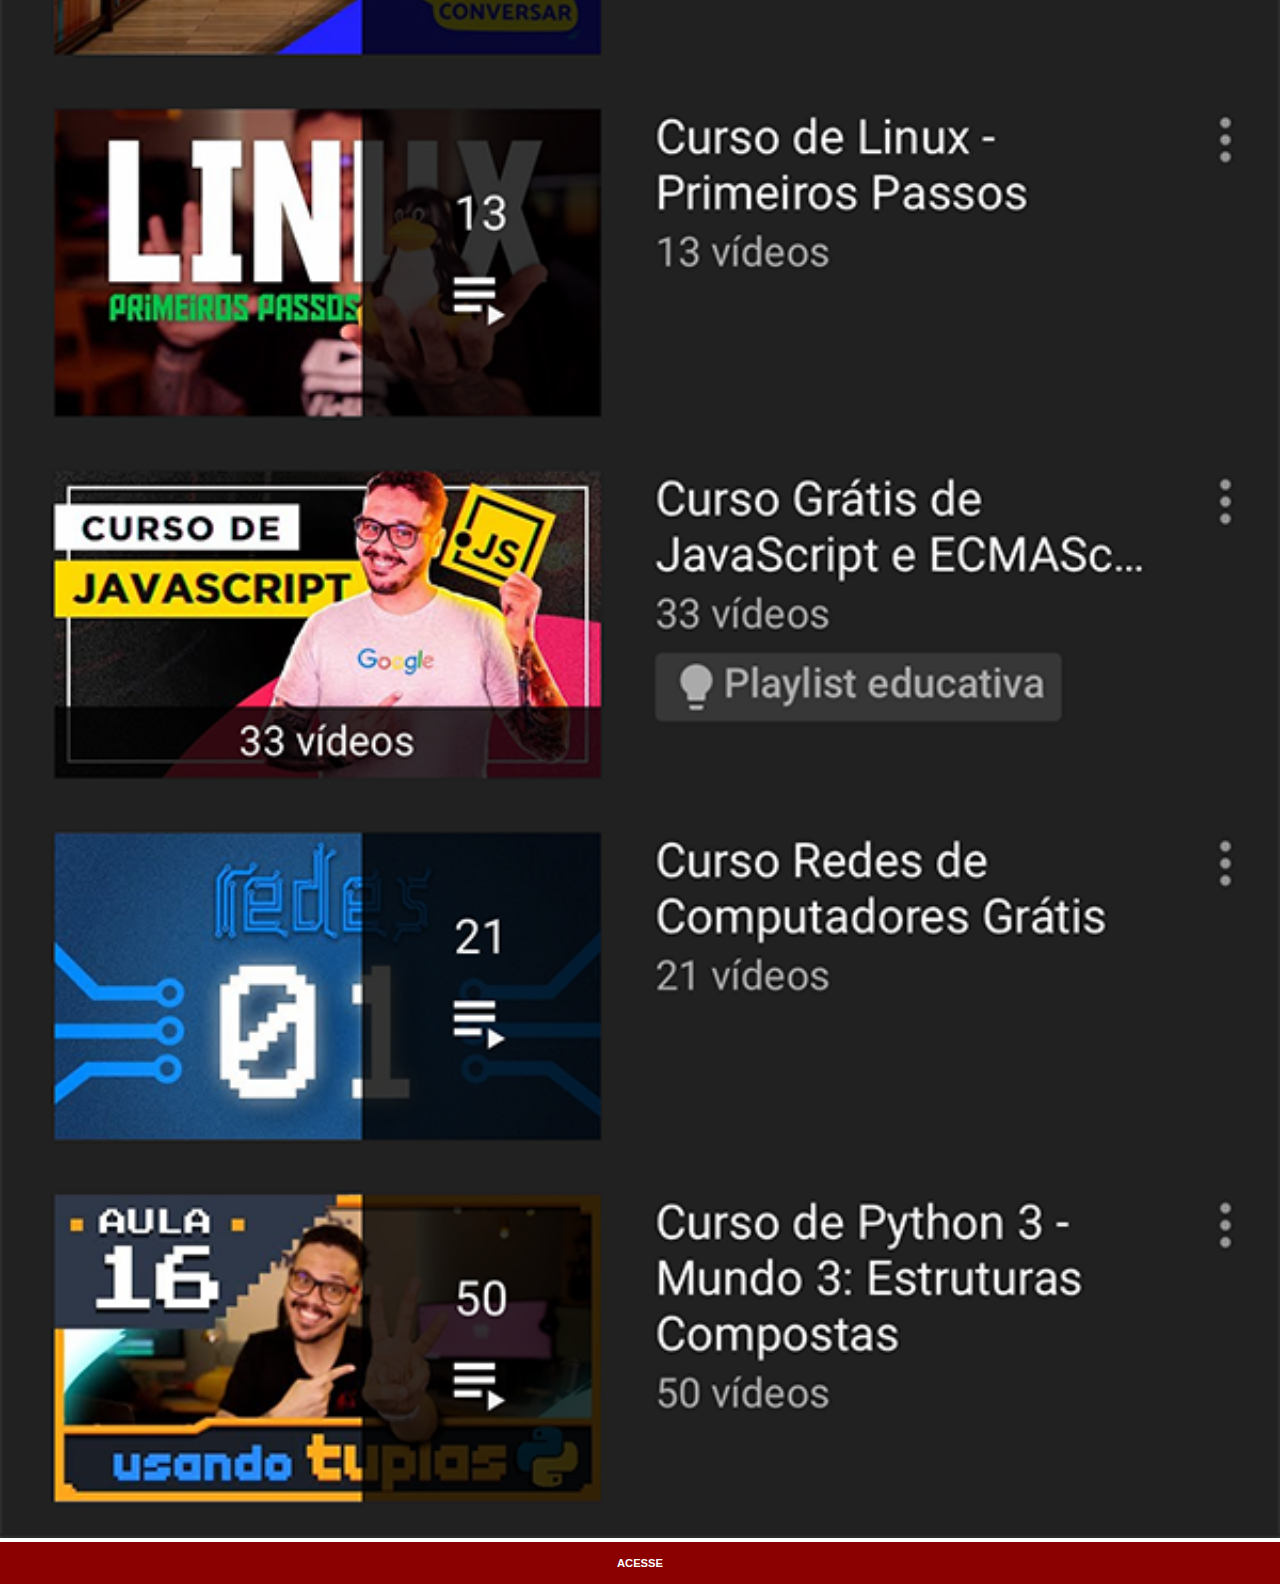
<file: pages/youtube.html>
<!DOCTYPE html>
<html lang="pt-br">
<head>
    <meta charset="UTF-8">
    <meta name="viewport" content="width=device-width, initial-scale=1.0">
    <link rel="stylesheet" href="estilos/redes-sociais.css">
    <title>Youtube</title>
    <link rel="stylesheet" href="estilos/redes-sociais.css">
</head>
<body>
    <img src="../imagens/tela-youtube.png" alt="Youtube"> 
    <a href="https://www.youtube.com/c/CursoemV%C3%ADdeo/playlists" target="_blank">ACESSE</a>  
</body>
</html>
</file>
<file: estilos/style.css>
@charset "UTF-8";

* {
    margin: 0;
    padding: 0;
}

html, body {
    height: 97vh;
    width: 97vw;
}

body {
    background: url(../imagens/fundo-madeira.jpg) no-repeat top center;
    background-attachment: fixed;
    background-size: cover;
}

main {
    position: relative;
    height: 100vh;  
}

section#telefone {
    position: absolute;
    top: 50%;
    left: 50%;
    transform: translate(-50%, -50%);

    width: 550px;
    height: 550px;
    background: url(../imagens/iphone.png) no-repeat center center;
    background-attachment: fixed;

}

iframe#tela {
    position: relative;
    top: 97px;
    left: 173px;
    width: 204px;
    height: 360px;
}

section#redes-sociais {
    text-align: right;
}

section#redes-sociais img {
    width: 45px;
    margin: 10px;
    border-radius: 50%;
    box-shadow: 2px 2px 7px rgba(0, 0, 0, 0.596);
    box-sizing: border-box;
}

section#redes-sociais img:hover {
    border: 2px solid rgba(0, 0, 0, 0.16);
    box-shadow: 5px 5px 10px rgba(0, 0, 0, 0.596);
    transition: transform 0.5s;
    transform: translate(-3px, -3px);
}
</file>
<file: pages/estilos/redes-sociais.css>
@charset "UTf-8";

body, html {
    padding: 0px;
    margin: 0px;
    font-family: Arial, Helvetica, sans-serif;
}
img{
    width: 100vw;

}

::-webkit-scrollbar {
    width: 0px;
    height: 0px;
}

a{
    padding: 15px;
    display: block;
    background-color: darkred;
    color: white;
    box-shadow: 1px solid rgba(0, 0, 0, 0.189);
    text-align: center;
    font-weight: bolder;
    text-decoration: none;
    font-size: 0.7em;
}

a:hover {
    background: rgb(225, 1, 1);
}
</file>
